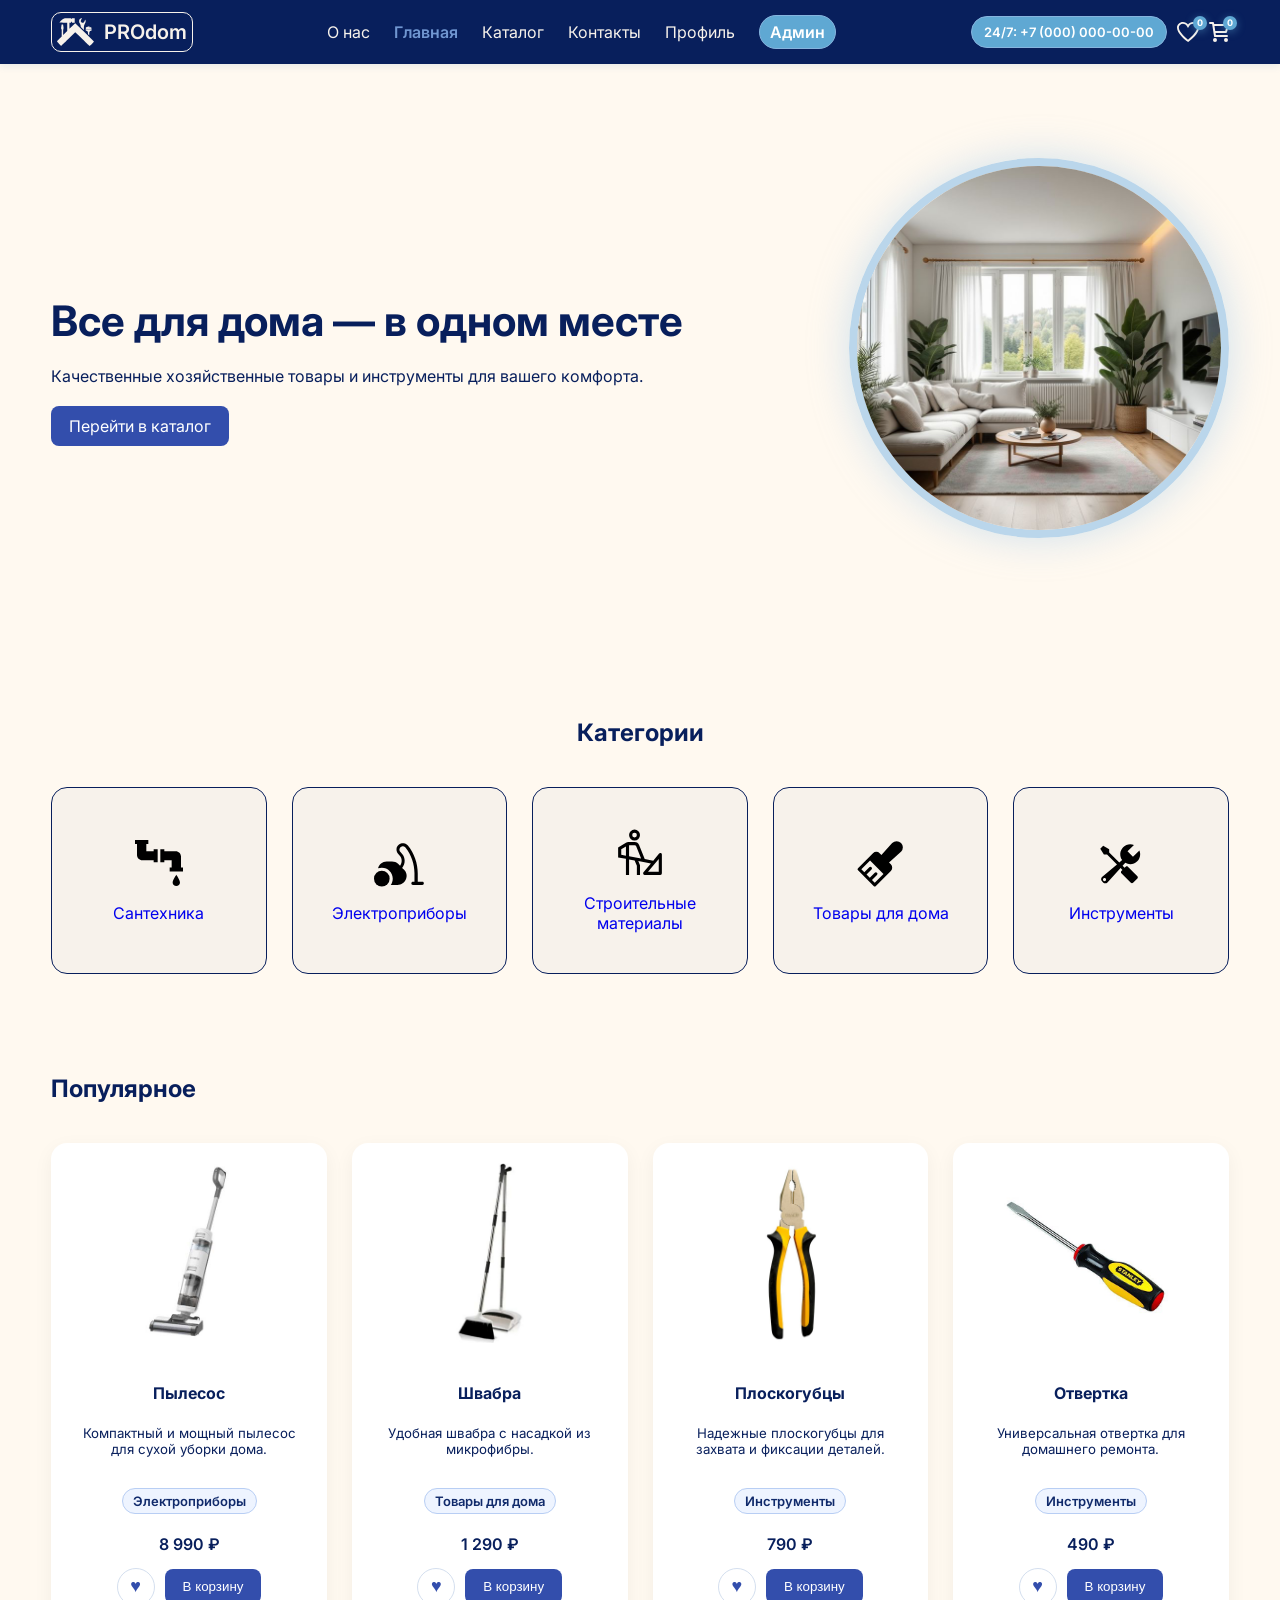
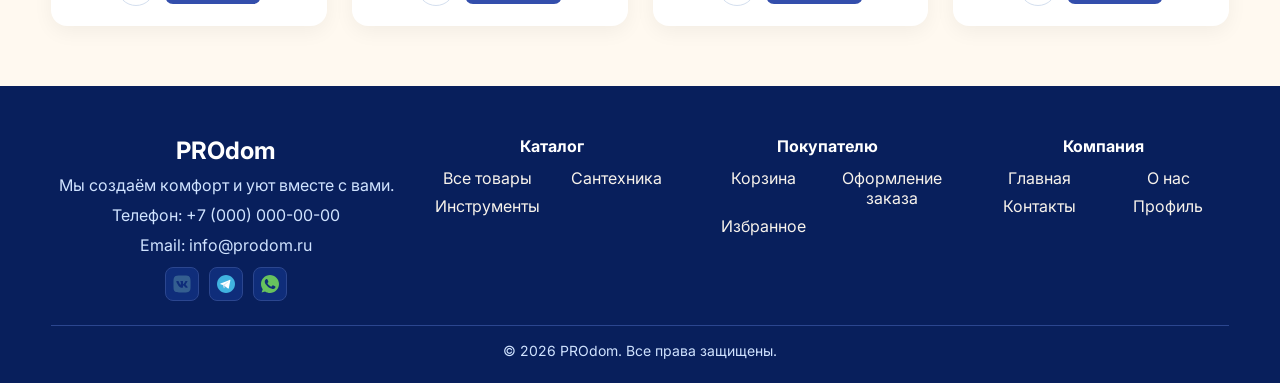
<file: index.html>
﻿<!DOCTYPE html>
<html lang="ru">
<head>
<meta charset="UTF-8">
<meta name="viewport" content="width=device-width, initial-scale=1.0">
<title>PROdom — Магазин хозяйственных товаров</title>
<link rel="stylesheet" href="./style.css">
<link href="https://fonts.googleapis.com/css2?family=Inter:wght@300;400;500;600&display=swap" rel="stylesheet">
</head>

<body>

    <header class="header">
        <div class="container header-container">

            <a href="./index.html" class="logo-wrapper">
                <img src="./images/logo.svg" class="logo-img" alt="PROdom">
                <span class="logo-text">PROdom</span>
            </a>

            <nav class="nav">
                <a href="./pages/about.html">О нас</a>
                <a href="./index.html" class="active">Главная</a>
                <a href="./pages/catalogue.html">Каталог</a>
                <a href="./pages/contacts.html">Контакты</a>
                <a href="./pages/profile.html">Профиль</a>
                <a href="./admin/admin.html" class="admin-nav-link">Админ</a>
            </nav>

            <div class="header-actions">
                <a class="support-phone-link" href="tel:+70000000000">24/7: +7 (000) 000-00-00</a>
                <a href="./pages/favourites.html">
                    <img src="./images/like.svg" alt="Избранное">
                    <span class="fav-count">0</span>
                </a>
                <a href="./pages/cart.html">
                    <img src="./images/cart.svg" alt="Корзина">
                    <span class="cart-count">0</span>
                </a>
            </div>

        </div>
    </header>

    <!-- HERO -->
    <section class="hero">
        <div class="container hero-container">

            <div class="hero-text">
                <h1>Все для дома — в одном месте</h1>
                <p>Качественные хозяйственные товары и инструменты для вашего комфорта.</p>
                <a href="./pages/catalogue.html" class="btn-primary">Перейти в каталог</a>
            </div>

            <div class="hero-image-wrapper">
                <img src="./images/Гостиная 2.jpg" class="hero-image" alt="Интерьер">
            </div>

        </div>
    </section>

    <main class="container">

        <!-- КАТЕГОРИИ -->
        <section class="catalog">

            <h2 class="section-title">Категории</h2>

            <div class="catalog-grid">

                <a class="category-card" href="./pages/catalogue.html?category=%D1%81%D0%B0%D0%BD%D1%82%D0%B5%D1%85%D0%BD%D0%B8%D0%BA%D0%B0">
                    <img src="./images/plumber.svg" alt="Сантехника">
                    <span>Сантехника</span>
                </a>

                <a class="category-card" href="./pages/catalogue.html?category=%D1%8D%D0%BB%D0%B5%D0%BA%D1%82%D1%80%D0%BE%D0%BF%D1%80%D0%B8%D0%B1%D0%BE%D1%80%D1%8B">
                    <img src="./images/vacuum-cleaner.svg" alt="Электроприборы">
                    <span>Электроприборы</span>
                </a>

                <a class="category-card" href="./pages/catalogue.html?category=%D1%81%D1%82%D1%80%D0%BE%D0%B9%D0%BC%D0%B0%D1%82%D0%B5%D1%80%D0%B8%D0%B0%D0%BB%D1%8B">
                    <img src="./images/construction.svg" alt="Стройматериалы">
                    <span>Стройматериалы</span>
                </a>

                <a class="category-card" href="./pages/catalogue.html?category=%D1%82%D0%BE%D0%B2%D0%B0%D1%80%D1%8B%20%D0%B4%D0%BB%D1%8F%20%D0%B4%D0%BE%D0%BC%D0%B0">
                    <img src="./images/paint-brush.svg" alt="Товары для дома">
                    <span>Товары для дома</span>
                </a>

                <a class="category-card" href="./pages/catalogue.html?category=%D0%B8%D0%BD%D1%81%D1%82%D1%80%D1%83%D0%BC%D0%B5%D0%BD%D1%82%D1%8B">
                    <img src="./images/tools.svg" alt="Инструменты">
                    <span>Инструменты</span>
                </a>

            </div>
        </section>

        <!-- ПОПУЛЯРНОЕ -->
        <section class="popular">

            <h2 class="section-title">Популярное</h2>

            <div class="products-grid">

            <div class="product-card" data-category="электроприборы">
            <img src="./images/vacuumcleaner.jpg" alt="Пылесос">
            <h4>Пылесос</h4>
            <h5>Компактный и мощный пылесос для сухой уборки дома.</h5>
            <p class="product-category">Электроприборы</p>
            <p class="price">8 990 ₽</p>
            <button class="btn-primary">В корзину</button>
            </div>

            <div class="product-card" data-category="товары для дома">
            <img src="./images/mop.jpg" alt="Швабра">
            <h4>Швабра</h4>
            <h5>Удобная швабра с насадкой из микрофибры.</h5>
            <p class="product-category">Товары для дома</p>
            <p class="price">1 290 ₽</p>
            <button class="btn-primary">В корзину</button>
            </div>

            <div class="product-card" data-category="инструменты">
            <img src="./images/pliers.jpg" alt="Плоскогубцы">
            <h4>Плоскогубцы</h4>
            <h5>Надежные плоскогубцы для захвата и фиксации деталей.</h5>
            <p class="product-category">Инструменты</p>
            <p class="price">790 ₽</p>
            <button class="btn-primary">В корзину</button>
            </div>

            <div class="product-card" data-category="инструменты">
            <img src="./images/screwdriver.jpg" alt="Отвертка">
            <h4>Отвертка</h4>
            <h5>Универсальная отвертка для домашнего ремонта.</h5>
            <p class="product-category">Инструменты</p>
            <p class="price">490 ₽</p>
            <button class="btn-primary">В корзину</button>
            </div>

            </div>
        </section>

</main>

    <footer class="footer">
  <div class="container">
    <div class="footer-layout">
      <div class="footer-brand">
        <h3>PROdom</h3>
        <p class="footer-brand-note">Мы создаём комфорт и уют вместе с вами.</p>
        <p>Телефон: +7 (000) 000-00-00</p>
        <p>Email: info@prodom.ru</p>
        <div class="footer-socials">
          <a href="#" aria-label="VK"><img src="./images/vk.svg" alt="VK"></a>
          <a href="#" aria-label="Telegram"><img src="./images/telegram.svg" alt="Telegram"></a>
          <a href="#" aria-label="WhatsApp"><img src="./images/whatsapp.svg" alt="WhatsApp"></a>
        </div>
      </div>
      <div class="footer-column">
        <h4>Каталог</h4>
        <ul class="footer-links">
          <li><a href="./pages/catalogue.html">Все товары</a></li>
          <li><a href="./pages/catalogue.html?category=%D1%81%D0%B0%D0%BD%D1%82%D0%B5%D1%85%D0%BD%D0%B8%D0%BA%D0%B0">Сантехника</a></li>
          <li><a href="./pages/catalogue.html?category=%D0%B8%D0%BD%D1%81%D1%82%D1%80%D1%83%D0%BC%D0%B5%D0%BD%D1%82%D1%8B">Инструменты</a></li>
        </ul>
      </div>
      <div class="footer-column">
        <h4>Покупателю</h4>
        <ul class="footer-links">
          <li><a href="./pages/cart.html">Корзина</a></li>
          <li><a href="./pages/order.html">Оформление заказа</a></li>
          <li><a href="./pages/favourites.html">Избранное</a></li>
        </ul>
      </div>
      <div class="footer-column">
        <h4>Компания</h4>
        <ul class="footer-links">
          <li><a href="./index.html">Главная</a></li>
          <li><a href="./pages/about.html">О нас</a></li>
          <li><a href="./pages/contacts.html">Контакты</a></li>
          <li><a href="./pages/profile.html">Профиль</a></li>
        </ul>
      </div>
    </div>
    <div class="footer-bottom footer-copyright">© 2026 PROdom. Все права защищены.</div>
  </div>
</footer>

<script src="./script.js"></script>
</body>
</html>
</file>
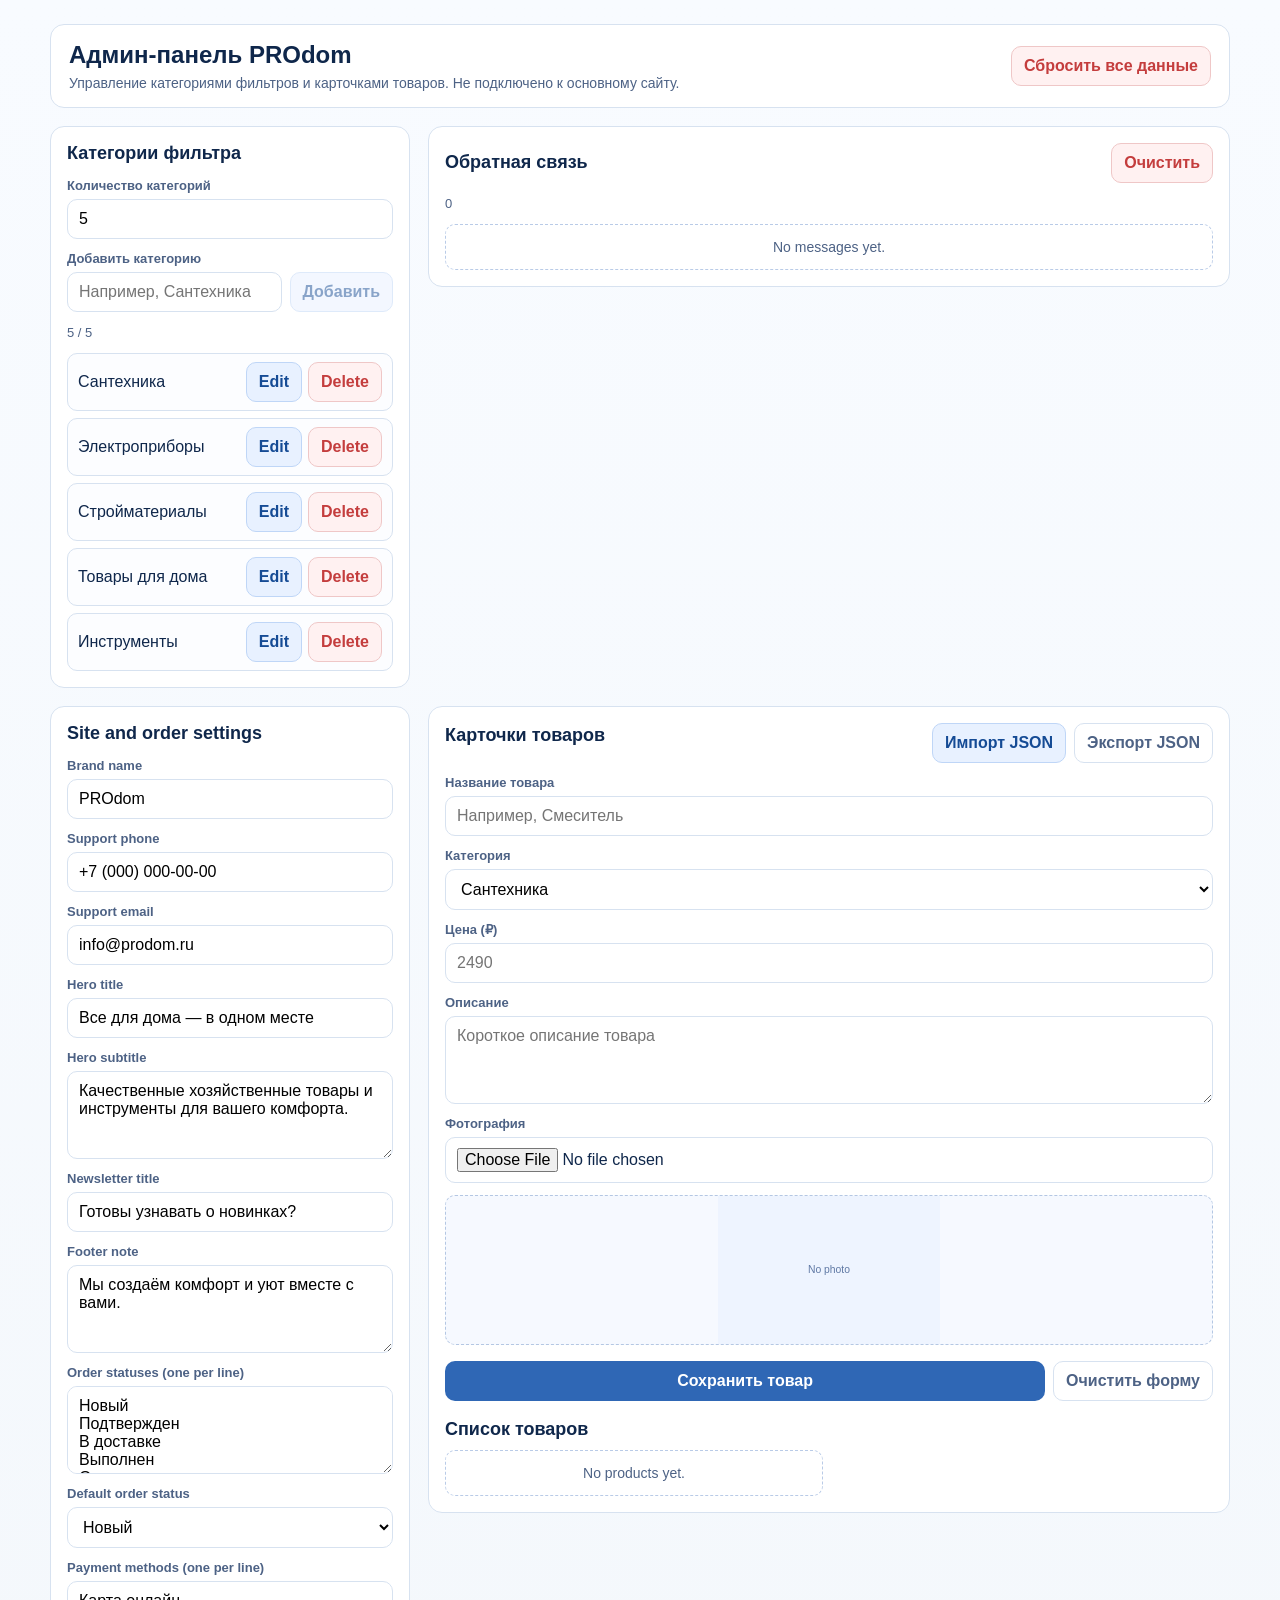
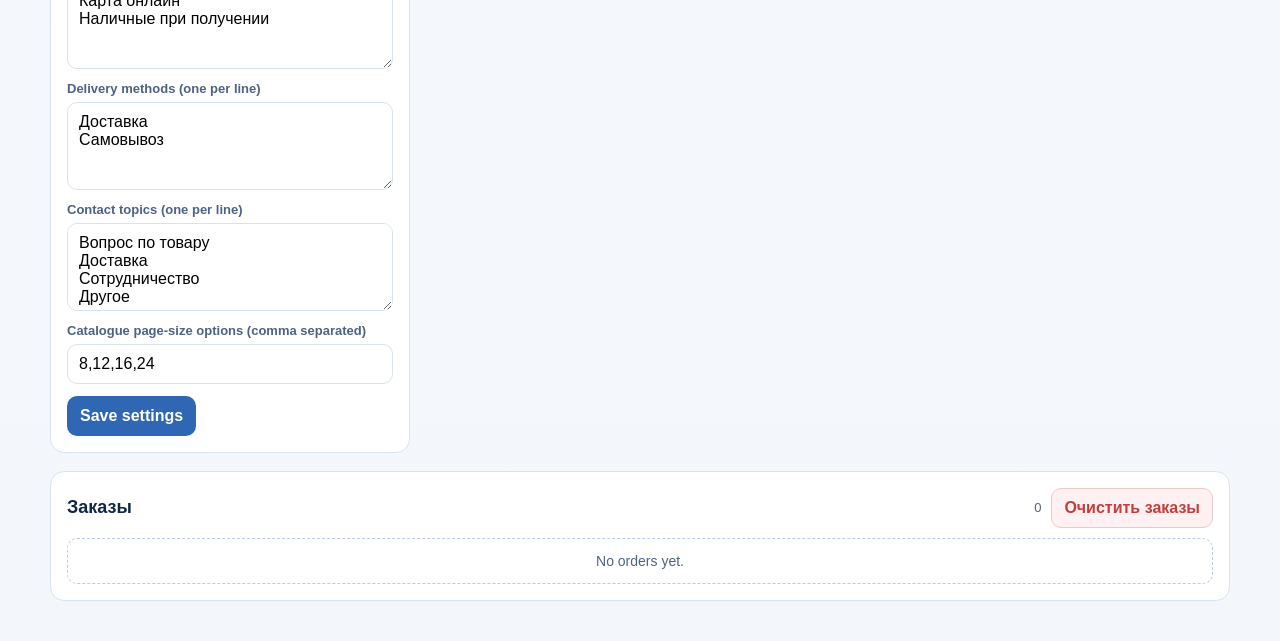
<file: admin/admin.html>
<!DOCTYPE html>
<html lang="ru">
<head>
  <meta charset="UTF-8">
  <meta name="viewport" content="width=device-width, initial-scale=1.0">
  <title>PROdom Admin</title>
  <style>
    :root {
      --bg: #f3f7fb;
      --panel: #ffffff;
      --ink: #0f274b;
      --muted: #4d6285;
      --line: #d7e2f0;
      --brand: #2f67b5;
      --brand-soft: #e8f1ff;
      --danger: #c43d3d;
      --ok: #2d8755;
      --radius: 14px;
    }

    * {
      box-sizing: border-box;
    }

    body {
      margin: 0;
      font-family: "Inter", "Segoe UI", Tahoma, sans-serif;
      background: linear-gradient(180deg, #f8fbff 0%, var(--bg) 100%);
      color: var(--ink);
    }

    .wrap {
      width: min(1180px, 94vw);
      margin: 24px auto 40px;
    }

    .topbar {
      background: var(--panel);
      border: 1px solid var(--line);
      border-radius: var(--radius);
      padding: 16px 18px;
      display: flex;
      justify-content: space-between;
      align-items: center;
      gap: 16px;
      margin-bottom: 18px;
    }

    .title {
      margin: 0;
      font-size: 24px;
      line-height: 1.15;
    }

    .subtitle {
      margin: 6px 0 0;
      color: var(--muted);
      font-size: 14px;
    }

    .layout {
      display: grid;
      grid-template-columns: 360px 1fr;
      gap: 18px;
      align-items: start;
    }

    .panel {
      background: var(--panel);
      border: 1px solid var(--line);
      border-radius: var(--radius);
      padding: 16px;
    }

    .panel h2 {
      margin: 0 0 14px;
      font-size: 18px;
    }

    .field {
      display: grid;
      gap: 6px;
      margin-bottom: 12px;
    }

    label {
      color: var(--muted);
      font-size: 13px;
      font-weight: 600;
    }

    input,
    textarea,
    select,
    button {
      font: inherit;
    }

    input,
    textarea,
    select {
      width: 100%;
      border: 1px solid var(--line);
      border-radius: 10px;
      padding: 10px 11px;
      background: #fff;
    }

    textarea {
      min-height: 88px;
      resize: vertical;
    }

    .row {
      display: grid;
      grid-template-columns: 1fr auto;
      gap: 8px;
    }

    .btn {
      border: 1px solid transparent;
      border-radius: 10px;
      padding: 10px 12px;
      cursor: pointer;
      font-weight: 600;
      background: #fff;
      color: var(--ink);
    }

    .btn-brand {
      background: var(--brand);
      color: #fff;
    }

    .btn-soft {
      background: var(--brand-soft);
      border-color: #bfd6f7;
      color: #154b95;
    }

    .btn-danger {
      background: #fff1f1;
      border-color: #efc7c7;
      color: var(--danger);
    }

    .btn-ghost {
      border-color: var(--line);
      color: var(--muted);
    }

    .btn:disabled {
      opacity: 0.5;
      cursor: not-allowed;
    }

    .category-list {
      list-style: none;
      padding: 0;
      margin: 12px 0 0;
      display: grid;
      gap: 7px;
    }

    .category-item {
      border: 1px solid var(--line);
      border-radius: 10px;
      padding: 8px 10px;
      display: flex;
      align-items: center;
      justify-content: space-between;
      gap: 8px;
      background: #fcfdff;
    }

    .muted {
      color: var(--muted);
      font-size: 13px;
    }

    .status {
      margin-top: 10px;
      font-size: 13px;
      padding: 8px 10px;
      border-radius: 8px;
      display: none;
    }

    .status.show {
      display: block;
    }

    .status.ok {
      background: #e9f8ef;
      color: var(--ok);
      border: 1px solid #bde7ca;
    }

    .status.warn {
      background: #fff8e9;
      color: #9b6b0d;
      border: 1px solid #f3e2b8;
    }

    .products-head {
      display: flex;
      justify-content: space-between;
      align-items: center;
      gap: 10px;
      margin-bottom: 12px;
      flex-wrap: wrap;
    }

    .products-grid {
      display: grid;
      grid-template-columns: repeat(2, minmax(220px, 1fr));
      gap: 12px;
    }

    .card {
      border: 1px solid var(--line);
      border-radius: 12px;
      padding: 10px;
      background: #fff;
      display: grid;
      gap: 8px;
    }

    .thumb {
      width: 100%;
      height: 160px;
      object-fit: cover;
      border-radius: 8px;
      border: 1px solid var(--line);
      background: #f0f4fa;
    }

    .meta h3 {
      margin: 0;
      font-size: 16px;
    }

    .meta p {
      margin: 4px 0 0;
      color: var(--muted);
      font-size: 13px;
    }

    .meta .price {
      color: var(--ink);
      font-weight: 700;
      margin-top: 5px;
    }

    .chip {
      display: inline-flex;
      align-items: center;
      padding: 3px 8px;
      border-radius: 999px;
      background: var(--brand-soft);
      color: #2157a7;
      border: 1px solid #bfd6f7;
      font-size: 12px;
      font-weight: 600;
    }

    .card-actions {
      display: flex;
      gap: 8px;
    }

    .preview {
      width: 100%;
      height: 150px;
      border: 1px dashed #b4c7e3;
      border-radius: 10px;
      object-fit: contain;
      background: #f6f9ff;
    }

    .empty {
      border: 1px dashed #b9cbe7;
      border-radius: 10px;
      padding: 14px;
      text-align: center;
      color: var(--muted);
      font-size: 14px;
    }

    .orders-head {
      display: flex;
      justify-content: space-between;
      align-items: center;
      gap: 10px;
      margin-bottom: 10px;
      flex-wrap: wrap;
    }

    .orders-list {
      display: grid;
      gap: 10px;
    }

    .order-card {
      border: 1px solid var(--line);
      border-radius: 12px;
      padding: 12px;
      background: #fff;
      display: grid;
      gap: 8px;
    }

    .order-card-top {
      display: flex;
      justify-content: space-between;
      align-items: center;
      gap: 12px;
      flex-wrap: wrap;
    }

    .order-card-title {
      margin: 0;
      font-size: 15px;
    }

    .order-card-meta {
      margin: 0;
      color: var(--muted);
      font-size: 13px;
      display: grid;
      gap: 3px;
    }

    .order-items {
      margin: 0;
      padding-left: 18px;
      color: var(--muted);
      font-size: 13px;
      display: grid;
      gap: 4px;
    }

    .feedback-list {
      display: grid;
      gap: 8px;
      margin-top: 10px;
    }

    .feedback-item {
      border: 1px solid var(--line);
      border-radius: 10px;
      padding: 10px;
      background: #fff;
      display: grid;
      gap: 4px;
    }

    .feedback-item p {
      margin: 0;
      font-size: 13px;
      color: var(--muted);
    }

    @media (max-width: 980px) {
      .layout {
        grid-template-columns: 1fr;
      }

      .products-grid {
        grid-template-columns: 1fr;
      }
    }
  </style>
</head>
<body>
  <div class="wrap">
    <section class="topbar">
      <div>
        <h1 class="title">Админ-панель PROdom</h1>
        <p class="subtitle">Управление категориями фильтров и карточками товаров. Не подключено к основному сайту.</p>
      </div>
      <button id="reset-all" class="btn btn-danger" type="button">Сбросить все данные</button>
    </section>

    <main class="layout">
      <section class="panel">
        <h2>Категории фильтра</h2>
        <div class="field">
          <label for="category-limit">Количество категорий</label>
          <input id="category-limit" type="number" min="1" max="50" value="5">
        </div>

        <div class="field">
          <label for="new-category">Добавить категорию</label>
          <div class="row">
            <input id="new-category" type="text" placeholder="Например, Сантехника">
            <button id="add-category" class="btn btn-soft" type="button">Добавить</button>
          </div>
        </div>

        <p id="category-counter" class="muted">0 / 0</p>
        <ul id="category-list" class="category-list"></ul>

        <div id="category-status" class="status"></div>
      </section>

      <section class="panel">
        <div class="orders-head">
          <h2 style="margin:0;">Обратная связь</h2>
          <button id="clear-feedback" class="btn btn-danger" type="button">Очистить</button>
        </div>
        <p id="feedback-count" class="muted">0</p>
        <div id="feedback-list" class="feedback-list"></div>
      </section>

      <section class="panel">
        <h2>Site and order settings</h2>
        <div class="field">
          <label for="setting-brand-name">Brand name</label>
          <input id="setting-brand-name" type="text" placeholder="PROdom">
        </div>
        <div class="field">
          <label for="setting-support-phone">Support phone</label>
          <input id="setting-support-phone" type="text" placeholder="+7 (000) 000-00-00">
        </div>
        <div class="field">
          <label for="setting-support-email">Support email</label>
          <input id="setting-support-email" type="email" placeholder="info@prodom.ru">
        </div>
        <div class="field">
          <label for="setting-hero-title">Hero title</label>
          <input id="setting-hero-title" type="text">
        </div>
        <div class="field">
          <label for="setting-hero-subtitle">Hero subtitle</label>
          <textarea id="setting-hero-subtitle"></textarea>
        </div>
        <div class="field">
          <label for="setting-newsletter-title">Newsletter title</label>
          <input id="setting-newsletter-title" type="text">
        </div>
        <div class="field">
          <label for="setting-newsletter-note">Footer note</label>
          <textarea id="setting-newsletter-note"></textarea>
        </div>
        <div class="field">
          <label for="setting-order-statuses">Order statuses (one per line)</label>
          <textarea id="setting-order-statuses" placeholder="New&#10;Confirmed&#10;In delivery&#10;Completed"></textarea>
        </div>
        <div class="field">
          <label for="setting-default-order-status">Default order status</label>
          <select id="setting-default-order-status"></select>
        </div>
        <div class="field">
          <label for="setting-payment-methods">Payment methods (one per line)</label>
          <textarea id="setting-payment-methods" placeholder="Card online&#10;Cash on delivery"></textarea>
        </div>
        <div class="field">
          <label for="setting-delivery-methods">Delivery methods (one per line)</label>
          <textarea id="setting-delivery-methods" placeholder="Delivery&#10;Pickup"></textarea>
        </div>
        <div class="field">
          <label for="setting-contact-topics">Contact topics (one per line)</label>
          <textarea id="setting-contact-topics" placeholder="Product question&#10;Delivery&#10;Partnership&#10;Other"></textarea>
        </div>
        <div class="field">
          <label for="setting-catalog-page-size">Catalogue page-size options (comma separated)</label>
          <input id="setting-catalog-page-size" type="text" placeholder="8,12,16,24">
        </div>
        <button id="save-settings" class="btn btn-brand" type="button">Save settings</button>
        <div id="settings-status" class="status"></div>
      </section>

      <section class="panel">
        <div class="products-head">
          <h2>Карточки товаров</h2>
          <div style="display:flex; align-items:center; gap:8px; flex-wrap:wrap;">
            <input id="import-data-file" type="file" accept=".json,application/json" style="display:none;">
            <button id="import-data" class="btn btn-soft" type="button">Импорт JSON</button>
            <button id="export-data" class="btn btn-ghost" type="button">Экспорт JSON</button>
          </div>
        </div>

        <form id="product-form" novalidate>
          <input id="product-id" type="hidden">

          <div class="field">
            <label for="product-name">Название товара</label>
            <input id="product-name" type="text" required placeholder="Например, Смеситель">
          </div>

          <div class="field">
            <label for="product-category">Категория</label>
            <select id="product-category" required></select>
          </div>

          <div class="field">
            <label for="product-price">Цена (₽)</label>
            <input id="product-price" type="number" min="0" step="1" required placeholder="2490">
          </div>

          <div class="field">
            <label for="product-description">Описание</label>
            <textarea id="product-description" placeholder="Короткое описание товара"></textarea>
          </div>

          <div class="field">
            <label for="product-photo">Фотография</label>
            <input id="product-photo" type="file" accept="image/*">
          </div>

          <img id="photo-preview" class="preview" alt="Предпросмотр фото">

          <div class="row" style="margin-top:12px;">
            <button id="save-product" class="btn btn-brand" type="submit">Сохранить товар</button>
            <button id="cancel-edit" class="btn btn-ghost" type="button">Очистить форму</button>
          </div>
        </form>

        <div id="product-status" class="status"></div>

        <div style="margin-top:18px;">
          <h2 style="margin-bottom:10px;">Список товаров</h2>
          <div id="products-grid" class="products-grid"></div>
        </div>
      </section>

      <section class="panel" style="grid-column: 1 / -1;">
        <div class="orders-head">
          <h2 style="margin:0;">Заказы</h2>
          <div style="display:flex; align-items:center; gap:10px;">
            <span id="orders-count" class="muted">0</span>
            <button id="clear-orders" class="btn btn-danger" type="button">Очистить заказы</button>
          </div>
        </div>
        <div id="orders-list" class="orders-list"></div>
      </section>
    </main>
  </div>

  <script src="./admin.js"></script>
</body>
</html>
</file>
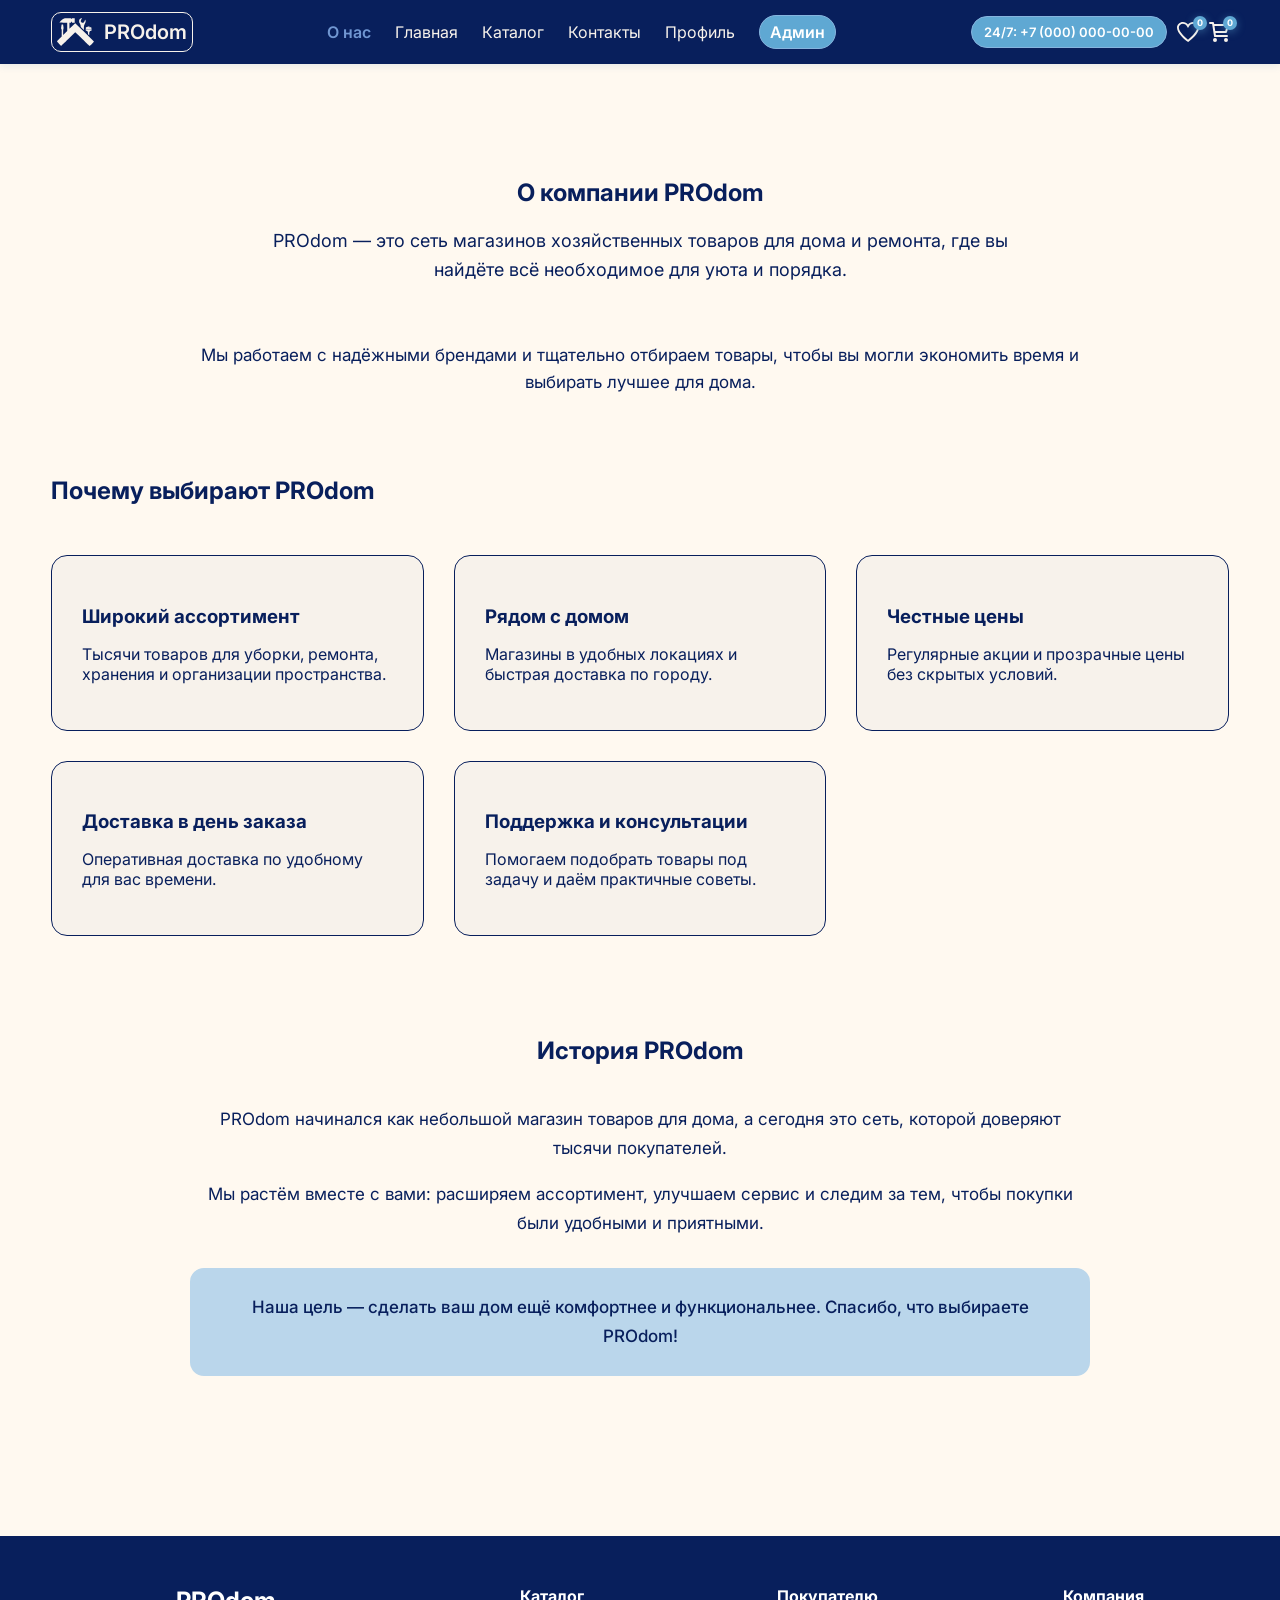
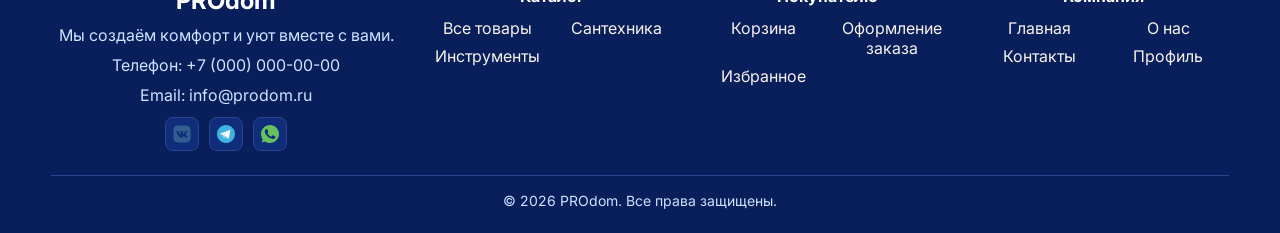
<file: pages/about.html>
﻿<!DOCTYPE html>
<html lang="ru">
<head>
<meta charset="UTF-8">
<meta name="viewport" content="width=device-width, initial-scale=1.0">
<title>О нас — PROdom</title>
<link rel="stylesheet" href="./../style.css">
<link rel="stylesheet" href="./../styles/about.css">
<link href="https://fonts.googleapis.com/css2?family=Inter:wght@300;400;500;600&display=swap" rel="stylesheet">
</head>

<body>

<header class="header">
    <div class="container header-container">

        <a href="./../index.html" class="logo-wrapper">
            <img src="./../images/logo.svg" class="logo-img" alt="PROdom">
            <span class="logo-text">PROdom</span>
        </a>

        <nav class="nav">
            <a href="./about.html" class="active">О нас</a>
            <a href="./../index.html">Главная</a>
            <a href="./catalogue.html">Каталог</a>
            <a href="./contacts.html">Контакты</a>
            <a href="./profile.html">Профиль</a>
            <a href="./../admin/admin.html" class="admin-nav-link">Админ</a>
        </nav>

        <div class="header-actions">
                <a class="support-phone-link" href="tel:+70000000000">24/7: +7 (000) 000-00-00</a>
                        <a href="./favourites.html">
                <img src="./../images/like.svg" alt="Избранное">
                <span class="fav-count">0</span>
            </a>
            <a href="./cart.html">
                <img src="./../images/cart.svg" alt="Корзина">
                <span class="cart-count">0</span>
            </a>
        </div>

    </div>
</header>

<main class="container">

<!-- HERO ABOUT -->
<section class="about-hero">
    <h1>О компании PROdom</h1>
    <p class="about-lead">
        PROdom — это сеть магазинов хозяйственных товаров для дома и ремонта,
        где вы найдёте всё необходимое для уюта и порядка.
    </p>
</section>

<!-- ОПИСАНИЕ -->
<section class="about-description">
    <div class="about-text">
        <p>
            Мы работаем с надёжными брендами и тщательно отбираем товары,
            чтобы вы могли экономить время и выбирать лучшее для дома.
        </p>
    </div>
</section>

<!-- ПРЕИМУЩЕСТВА -->
<section class="about-advantages">

    <h2 class="section-title">Почему выбирают PROdom</h2>

    <div class="advantages-grid">

        <div class="adv-card">
            <h3>Широкий ассортимент</h3>
            <p>
                Тысячи товаров для уборки, ремонта, хранения и организации пространства.
            </p>
        </div>

        <div class="adv-card">
            <h3>Рядом с домом</h3>
            <p>
                Магазины в удобных локациях и быстрая доставка по городу.
            </p>
        </div>

        <div class="adv-card">
            <h3>Честные цены</h3>
            <p>
                Регулярные акции и прозрачные цены без скрытых условий.
            </p>
        </div>

        <div class="adv-card">
            <h3>Доставка в день заказа</h3>
            <p>
                Оперативная доставка по удобному для вас времени.
            </p>
        </div>

        <div class="adv-card">
            <h3>Поддержка и консультации</h3>
            <p>
                Помогаем подобрать товары под задачу и даём практичные советы.
            </p>
        </div>

    </div>

</section>

<!-- ИСТОРИЯ -->
<section class="about-history">

    <h2 class="section-title">История PROdom</h2>

    <div class="history-content">
        <p>
            PROdom начинался как небольшой магазин товаров для дома,
            а сегодня это сеть, которой доверяют тысячи покупателей.
        </p>

        <p>
            Мы растём вместе с вами: расширяем ассортимент, улучшаем сервис и
            следим за тем, чтобы покупки были удобными и приятными.
        </p>

        <p class="about-highlight">
            Наша цель — сделать ваш дом ещё комфортнее и функциональнее.
            Спасибо, что выбираете PROdom!
        </p>
    </div>

</section>

</main>

<footer class="footer">
  <div class="container">
    <div class="footer-layout">
      <div class="footer-brand">
        <h3>PROdom</h3>
        <p class="footer-brand-note">Мы создаём комфорт и уют вместе с вами.</p>
        <p>Телефон: +7 (000) 000-00-00</p>
        <p>Email: info@prodom.ru</p>
        <div class="footer-socials">
          <a href="#" aria-label="VK"><img src="./../images/vk.svg" alt="VK"></a>
          <a href="#" aria-label="Telegram"><img src="./../images/telegram.svg" alt="Telegram"></a>
          <a href="#" aria-label="WhatsApp"><img src="./../images/whatsapp.svg" alt="WhatsApp"></a>
        </div>
      </div>
      <div class="footer-column">
        <h4>Каталог</h4>
        <ul class="footer-links">
          <li><a href="./catalogue.html">Все товары</a></li>
          <li><a href="./catalogue.html?category=%D1%81%D0%B0%D0%BD%D1%82%D0%B5%D1%85%D0%BD%D0%B8%D0%BA%D0%B0">Сантехника</a></li>
          <li><a href="./catalogue.html?category=%D0%B8%D0%BD%D1%81%D1%82%D1%80%D1%83%D0%BC%D0%B5%D0%BD%D1%82%D1%8B">Инструменты</a></li>
        </ul>
      </div>
      <div class="footer-column">
        <h4>Покупателю</h4>
        <ul class="footer-links">
          <li><a href="./cart.html">Корзина</a></li>
          <li><a href="./order.html">Оформление заказа</a></li>
          <li><a href="./favourites.html">Избранное</a></li>
        </ul>
      </div>
      <div class="footer-column">
        <h4>Компания</h4>
        <ul class="footer-links">
          <li><a href="./../index.html">Главная</a></li>
          <li><a href="./about.html">О нас</a></li>
          <li><a href="./contacts.html">Контакты</a></li>
          <li><a href="./profile.html">Профиль</a></li>
        </ul>
      </div>
    </div>
    <div class="footer-bottom footer-copyright">© 2026 PROdom. Все права защищены.</div>
  </div>
</footer>

<script src="./../script.js"></script>
</body>
</html>
</file>
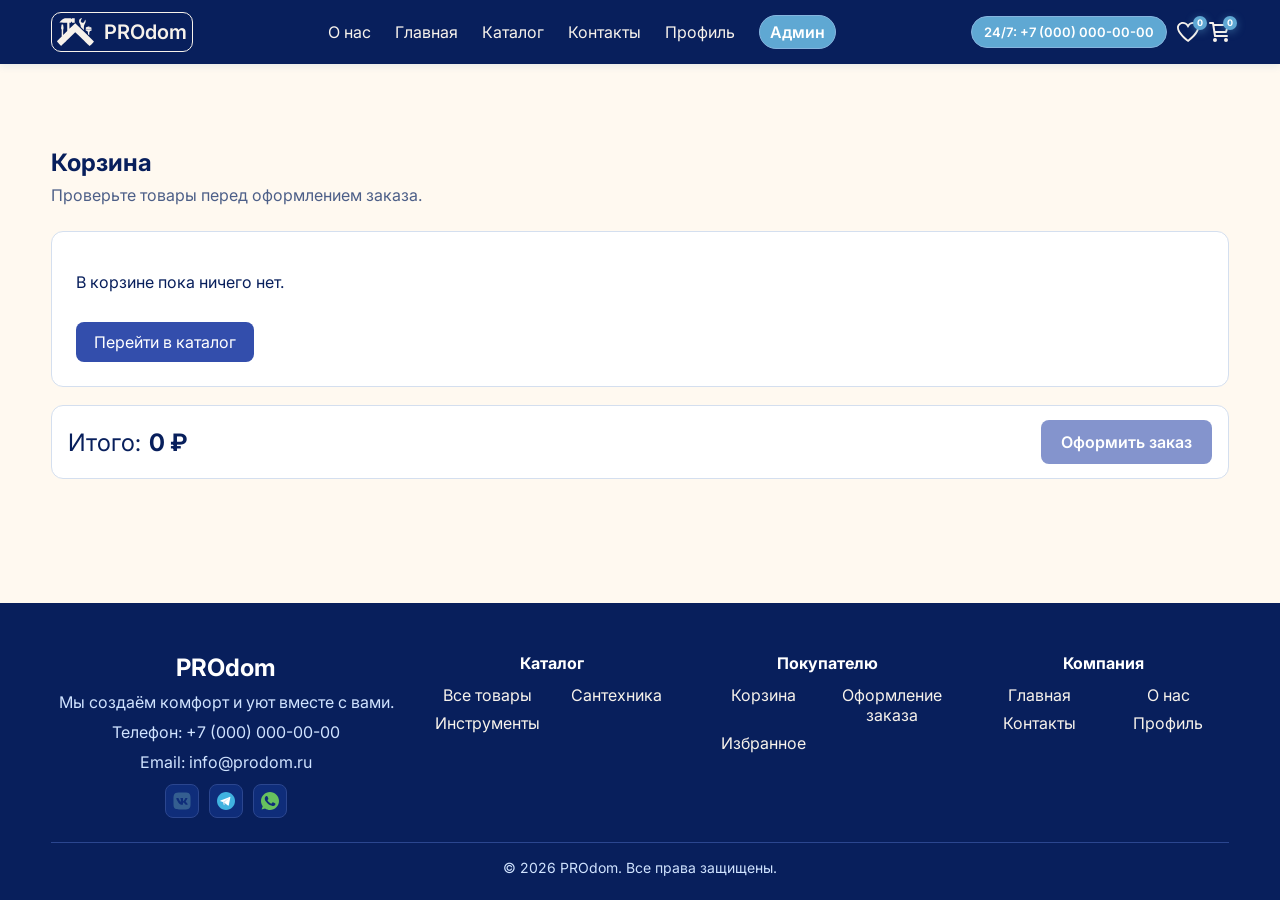
<file: pages/cart.html>
﻿<!DOCTYPE html>
<html lang="ru">
<head>
<meta charset="UTF-8">
<meta name="viewport" content="width=device-width, initial-scale=1.0">
<title>Корзина — PROdom</title>
<link rel="stylesheet" href="./../style.css">
<link href="https://fonts.googleapis.com/css2?family=Inter:wght@300;400;500;600&display=swap" rel="stylesheet">
</head>

<body>

<header class="header">
    <div class="container header-container">

        <a href="./../index.html" class="logo-wrapper">
            <img src="./../images/logo.svg" class="logo-img" alt="PROdom">
            <span class="logo-text">PROdom</span>
        </a>

        <nav class="nav">
            <a href="./about.html">О нас</a>
            <a href="./../index.html">Главная</a>
            <a href="./catalogue.html">Каталог</a>
            <a href="./contacts.html">Контакты</a>
            <a href="./profile.html">Профиль</a>
            <a href="./../admin/admin.html" class="admin-nav-link">Админ</a>
        </nav>

        <div class="header-actions">
                <a class="support-phone-link" href="tel:+70000000000">24/7: +7 (000) 000-00-00</a>
                        <a href="./favourites.html">
                <img src="./../images/like.svg" alt="Избранное">
                <span class="fav-count">0</span>
            </a>
            <a href="./cart.html">
                <img src="./../images/cart.svg" alt="Корзина">
                <span class="cart-count">0</span>
            </a>
        </div>

    </div>
</header>

<main class="container">
    <section class="cart-page">
        <h1 class="section-title cart-title">Корзина</h1>
        <p class="cart-subtitle">Проверьте товары перед оформлением заказа.</p>

        <div id="cart-empty" class="cart-empty" hidden>
            <p>В корзине пока ничего нет.</p>
            <a class="btn-primary empty-catalogue-link" href="./catalogue.html">Перейти в каталог</a>
        </div>

        <div id="cart-list" class="cart-list"></div>

        <div id="cart-summary" class="cart-summary" hidden>
            <div class="cart-summary-total">
                <span>Итого:</span>
                <strong id="cart-total">0 ₽</strong>
            </div>
            <a id="checkout-btn" class="btn-primary cart-checkout-btn" href="./order.html">Оформить заказ</a>
        </div>
    </section>
</main>

<footer class="footer">
  <div class="container">
    <div class="footer-layout">
      <div class="footer-brand">
        <h3>PROdom</h3>
        <p class="footer-brand-note">Мы создаём комфорт и уют вместе с вами.</p>
        <p>Телефон: +7 (000) 000-00-00</p>
        <p>Email: info@prodom.ru</p>
        <div class="footer-socials">
          <a href="#" aria-label="VK"><img src="./../images/vk.svg" alt="VK"></a>
          <a href="#" aria-label="Telegram"><img src="./../images/telegram.svg" alt="Telegram"></a>
          <a href="#" aria-label="WhatsApp"><img src="./../images/whatsapp.svg" alt="WhatsApp"></a>
        </div>
      </div>
      <div class="footer-column">
        <h4>Каталог</h4>
        <ul class="footer-links">
          <li><a href="./catalogue.html">Все товары</a></li>
          <li><a href="./catalogue.html?category=%D1%81%D0%B0%D0%BD%D1%82%D0%B5%D1%85%D0%BD%D0%B8%D0%BA%D0%B0">Сантехника</a></li>
          <li><a href="./catalogue.html?category=%D0%B8%D0%BD%D1%81%D1%82%D1%80%D1%83%D0%BC%D0%B5%D0%BD%D1%82%D1%8B">Инструменты</a></li>
        </ul>
      </div>
      <div class="footer-column">
        <h4>Покупателю</h4>
        <ul class="footer-links">
          <li><a href="./cart.html">Корзина</a></li>
          <li><a href="./order.html">Оформление заказа</a></li>
          <li><a href="./favourites.html">Избранное</a></li>
        </ul>
      </div>
      <div class="footer-column">
        <h4>Компания</h4>
        <ul class="footer-links">
          <li><a href="./../index.html">Главная</a></li>
          <li><a href="./about.html">О нас</a></li>
          <li><a href="./contacts.html">Контакты</a></li>
          <li><a href="./profile.html">Профиль</a></li>
        </ul>
      </div>
    </div>
    <div class="footer-bottom footer-copyright">© 2026 PROdom. Все права защищены.</div>
  </div>
</footer>

<script src="./../script.js"></script>
<script>
(function () {
  const STORAGE_KEY = "cart";
  const listNode = document.getElementById("cart-list");
  const emptyNode = document.getElementById("cart-empty");
  const summaryNode = document.getElementById("cart-summary");
  const totalNode = document.getElementById("cart-total");
  const checkoutBtn = document.getElementById("checkout-btn");

  document.addEventListener("DOMContentLoaded", initCartPage);

  function initCartPage() {
    if (!listNode || !emptyNode || !summaryNode || !totalNode) return;

    render();

    checkoutBtn?.addEventListener("click", (event) => {
      if (checkoutBtn.getAttribute("aria-disabled") === "true") {
        event.preventDefault();
      }
    });

    listNode.addEventListener("click", (event) => {
      const target = event.target;
      if (!(target instanceof HTMLElement)) return;

      const btn = target.closest("button[data-action]");
      if (!btn) return;

      const id = String(btn.dataset.id || "").trim();
      const action = String(btn.dataset.action || "").trim();
      if (!id || !action) return;

      const cart = readCart();
      const itemIndex = cart.findIndex((entry) => String(entry?.id) === id);
      if (itemIndex < 0) return;
      const item = cart[itemIndex];

      if (action === "minus") {
        const nextQty = (Number(item.quantity) || 1) - 1;
        if (nextQty <= 0) {
          cart.splice(itemIndex, 1);
        } else {
          item.quantity = nextQty;
        }
      }

      if (action === "plus") {
        item.quantity = Math.min(99, (Number(item.quantity) || 1) + 1);
      }

      if (action === "remove") {
        cart.splice(itemIndex, 1);
      }

      saveCart(cart);
      render();
    });

  }

  function readCart() {
    try {
      const raw = localStorage.getItem(STORAGE_KEY);
      const parsed = raw ? JSON.parse(raw) : [];
      return Array.isArray(parsed) ? parsed : [];
    } catch {
      return [];
    }
  }

  function saveCart(cart) {
    localStorage.setItem(STORAGE_KEY, JSON.stringify(cart));
    if (window.PROdom && typeof window.PROdom.updateCartBadge === "function") {
      window.PROdom.updateCartBadge();
    }
  }

  function formatPrice(value) {
    const number = Number(value) || 0;
    return `${new Intl.NumberFormat("ru-RU").format(number)} ₽`;
  }

  function normalizeImage(src) {
    const value = String(src || "").trim();
    if (!value) return "../images/logo.svg";
    if (value.startsWith("data:")) return value;
    if (value.startsWith("http")) return value;
    if (value.startsWith("/")) return `..${value}`;
    if (value.startsWith("../") || value.startsWith("./")) return value;
    return `../${value}`;
  }

  function render() {
    const cart = readCart();

    listNode.innerHTML = "";

    if (!cart.length) {
      emptyNode.hidden = false;
      summaryNode.hidden = true;
      totalNode.textContent = formatPrice(0);
      if (checkoutBtn) {
        checkoutBtn.setAttribute("aria-disabled", "true");
        checkoutBtn.href = "#";
      }
      return;
    }

    emptyNode.hidden = true;
    summaryNode.hidden = false;
    if (checkoutBtn) {
      checkoutBtn.removeAttribute("aria-disabled");
      checkoutBtn.href = "./order.html";
    }

    const fragment = document.createDocumentFragment();
    let total = 0;

    cart.forEach((item) => {
      const quantity = Math.max(1, Number(item.quantity) || 1);
      const unitPrice = Number(item.price) || 0;
      const itemTotal = unitPrice * quantity;
      total += itemTotal;

      const row = document.createElement("article");
      row.className = "cart-item";

      const image = document.createElement("img");
      image.className = "cart-item-image";
      image.src = normalizeImage(item.image);
      image.alt = String(item.name || "Товар");

      const name = document.createElement("h3");
      name.className = "cart-item-name";
      name.textContent = String(item.name || "Товар");

      const qty = document.createElement("div");
      qty.className = "cart-item-qty";
      qty.innerHTML = `
        <button type="button" class="cart-qty-btn" data-action="minus" data-id="${String(item.id || "")}">-</button>
        <span class="cart-qty-value">${quantity}</span>
        <button type="button" class="cart-qty-btn" data-action="plus" data-id="${String(item.id || "")}">+</button>
      `;

      const line = document.createElement("div");
      line.className = "cart-item-line";

      const unit = document.createElement("p");
      unit.className = "cart-item-unit-price";
      unit.textContent = `Цена: ${formatPrice(unitPrice)}`;

      const sum = document.createElement("p");
      sum.className = "cart-item-total";
      sum.textContent = `Сумма: ${formatPrice(itemTotal)}`;

      const removeBtn = document.createElement("button");
      removeBtn.type = "button";
      removeBtn.className = "cart-remove-btn";
      removeBtn.dataset.action = "remove";
      removeBtn.dataset.id = String(item.id || "");
      removeBtn.textContent = "Удалить";

      const info = document.createElement("div");
      info.className = "cart-item-info";
      info.appendChild(name);
      line.appendChild(unit);
      line.appendChild(qty);
      line.appendChild(sum);
      line.appendChild(removeBtn);
      info.appendChild(line);

      row.appendChild(image);
      row.appendChild(info);
      fragment.appendChild(row);
    });

    listNode.appendChild(fragment);
    totalNode.textContent = formatPrice(total);
  }
})();
</script>
</body>
</html>
</file>
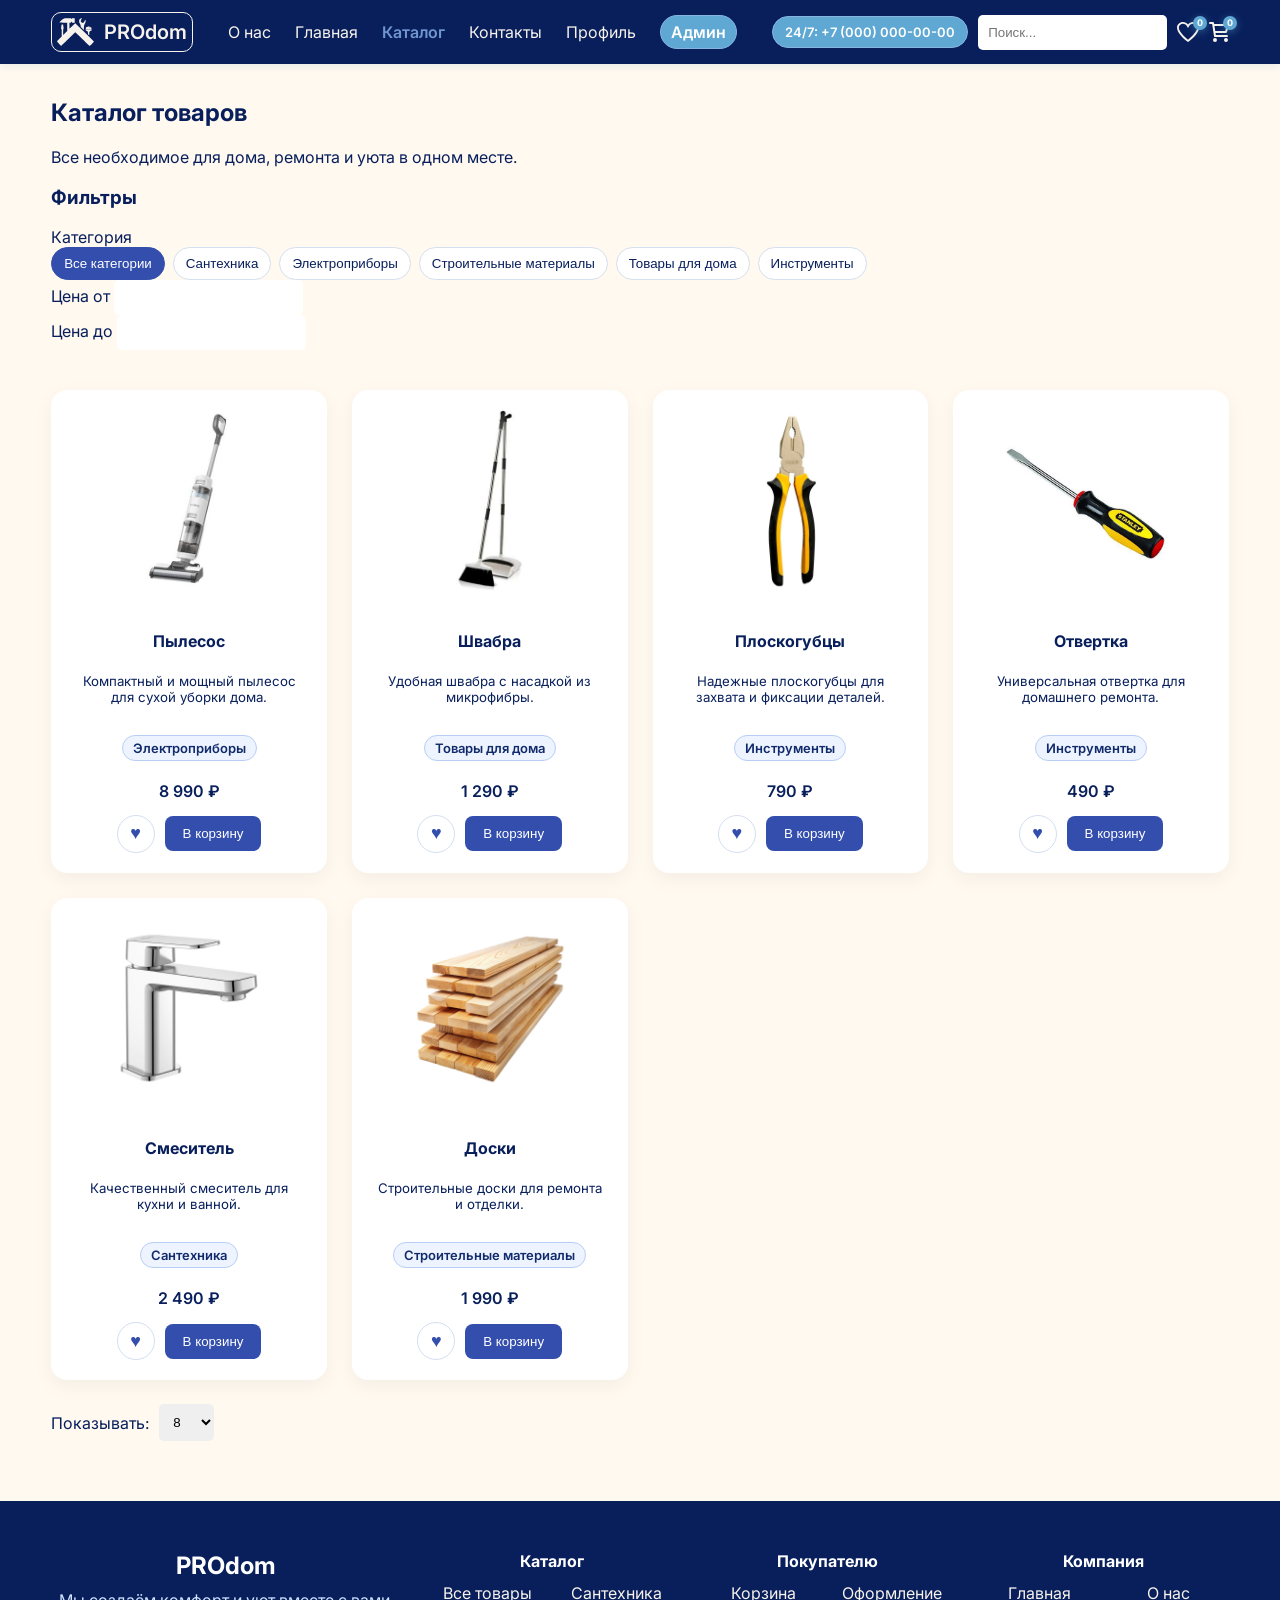
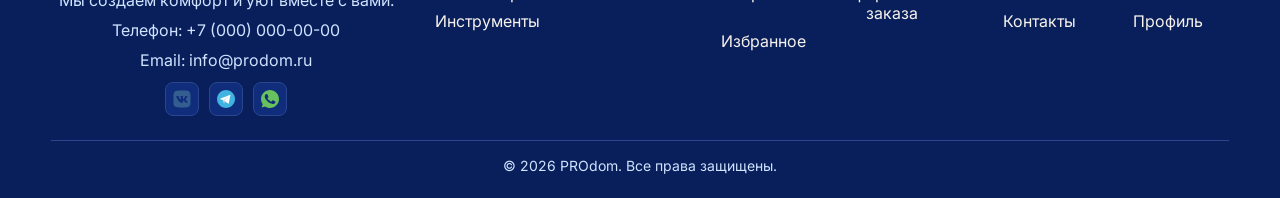
<file: pages/catalogue.html>
﻿<!DOCTYPE html>
<html lang="ru">
<head>
<meta charset="UTF-8">
<meta name="viewport" content="width=device-width, initial-scale=1.0">
<title>Каталог — PROdom</title>
<link rel="stylesheet" href="./../style.css">
<link href="https://fonts.googleapis.com/css2?family=Inter:wght@300;400;500;600&display=swap" rel="stylesheet">
</head>

<body>

<header class="header">
    <div class="container header-container">
        <a href="./../index.html" class="logo-wrapper">
            <img src="./../images/logo.svg" class="logo-img" alt="PROdom">
            <span class="logo-text">PROdom</span>
        </a>

        <nav class="nav">
            <a href="./about.html">О нас</a>
            <a href="./../index.html">Главная</a>
            <a href="./catalogue.html" class="active">Каталог</a>
            <a href="./contacts.html">Контакты</a>
            <a href="./profile.html">Профиль</a>
            <a href="./../admin/admin.html" class="admin-nav-link">Админ</a>
        </nav>

        <div class="header-actions">
                <a class="support-phone-link" href="tel:+70000000000">24/7: +7 (000) 000-00-00</a>
            <input type="text" placeholder="Поиск..." class="input">
            <a href="./favourites.html">
                <img src="./../images/like.svg" alt="Избранное">
                <span class="fav-count">0</span>
            </a>
            <a href="./cart.html">
                <img src="./../images/cart.svg" alt="Корзина">
                <span class="cart-count">0</span>
            </a>
        </div>
    </div>
</header>

<main class="container">

<section class="catalog-page-hero">
    <h1>Каталог товаров</h1>
    <p>Все необходимое для дома, ремонта и уюта в одном месте.</p>
</section>

<section class="catalog-layout">

    <!-- ФИЛЬТРЫ -->
    <aside class="catalog-filters">
        <h3>Фильтры</h3>

        <div class="filter-block">
            <label for="catalogue-category-filter">Категория</label>
            <div id="catalogue-category-filter" class="catalog-category-buttons"></div>
        </div>

        <div class="filter-block">
            <label>Цена от</label>
            <input type="number" class="input">
        </div>

        <div class="filter-block">
            <label>Цена до</label>
            <input type="number" class="input">
        </div>

    </aside>

    <!-- ТОВАРЫ -->
    <section class="catalog-products">

        <div class="products-grid">

            <div class="product-card" data-category="электроприборы">
                <img src="./../images/vacuumcleaner.jpg" alt="Пылесос">
                <h4>Пылесос</h4>
                <p class="product-category">Электроприборы</p>
                <p class="price">8 990 ₽</p>
                <button class="btn-primary">В корзину</button>
            </div>

            <div class="product-card" data-category="товары для дома">
                <img src="./../images/mop.jpg" alt="Швабра">
                <h4>Швабра</h4>
                <p class="product-category">Товары для дома</p>
                <p class="price">1 290 ₽</p>
                <button class="btn-primary">В корзину</button>
            </div>

            <div class="product-card" data-category="инструменты">
                <img src="./../images/pliers.jpg" alt="Плоскогубцы">
                <h4>Плоскогубцы</h4>
                <p class="product-category">Инструменты</p>
                <p class="price">790 ₽</p>
                <button class="btn-primary">В корзину</button>
            </div>

            <div class="product-card" data-category="инструменты">
                <img src="./../images/screwdriver.jpg" alt="Отвертка">
                <h4>Отвертка</h4>
                <p class="product-category">Инструменты</p>
                <p class="price">490 ₽</p>
                <button class="btn-primary">В корзину</button>
            </div>

            <div class="product-card" data-category="сантехника">
                <img src="./../images/faucet.jpg" alt="Смеситель">
                <h4>Смеситель</h4>
                <p class="product-category">Сантехника</p>
                <p class="price">2 490 ₽</p>
                <button class="btn-primary">В корзину</button>
            </div>

            <div class="product-card" data-category="стройматериалы">
                <img src="./../images/boards.jpg" alt="Доски">
                <h4>Доски</h4>
                <p class="product-category">Стройматериалы</p>
                <p class="price">1 990 ₽</p>
                <button class="btn-primary">В корзину</button>
            </div>

        </div>

        <div class="catalog-controls">
            <div class="catalog-page-size">
                <label for="catalogue-page-size">Показывать:</label>
                <select id="catalogue-page-size" class="input">
                    <option value="8">8</option>
                    <option value="12">12</option>
                    <option value="16">16</option>
                    <option value="24">24</option>
                </select>
            </div>
            <div id="catalogue-pagination" class="pagination"></div>
        </div>

    </section>

</section>

</main>

<footer class="footer">
  <div class="container">
    <div class="footer-layout">
      <div class="footer-brand">
        <h3>PROdom</h3>
        <p class="footer-brand-note">Мы создаём комфорт и уют вместе с вами.</p>
        <p>Телефон: +7 (000) 000-00-00</p>
        <p>Email: info@prodom.ru</p>
        <div class="footer-socials">
          <a href="#" aria-label="VK"><img src="./../images/vk.svg" alt="VK"></a>
          <a href="#" aria-label="Telegram"><img src="./../images/telegram.svg" alt="Telegram"></a>
          <a href="#" aria-label="WhatsApp"><img src="./../images/whatsapp.svg" alt="WhatsApp"></a>
        </div>
      </div>
      <div class="footer-column">
        <h4>Каталог</h4>
        <ul class="footer-links">
          <li><a href="./catalogue.html">Все товары</a></li>
          <li><a href="./catalogue.html?category=%D1%81%D0%B0%D0%BD%D1%82%D0%B5%D1%85%D0%BD%D0%B8%D0%BA%D0%B0">Сантехника</a></li>
          <li><a href="./catalogue.html?category=%D0%B8%D0%BD%D1%81%D1%82%D1%80%D1%83%D0%BC%D0%B5%D0%BD%D1%82%D1%8B">Инструменты</a></li>
        </ul>
      </div>
      <div class="footer-column">
        <h4>Покупателю</h4>
        <ul class="footer-links">
          <li><a href="./cart.html">Корзина</a></li>
          <li><a href="./order.html">Оформление заказа</a></li>
          <li><a href="./favourites.html">Избранное</a></li>
        </ul>
      </div>
      <div class="footer-column">
        <h4>Компания</h4>
        <ul class="footer-links">
          <li><a href="./../index.html">Главная</a></li>
          <li><a href="./about.html">О нас</a></li>
          <li><a href="./contacts.html">Контакты</a></li>
          <li><a href="./profile.html">Профиль</a></li>
        </ul>
      </div>
    </div>
    <div class="footer-bottom footer-copyright">© 2026 PROdom. Все права защищены.</div>
  </div>
</footer>

<script src="./../script.js"></script>
<script src="./../scripts/catalogue.js"></script>
</body>
</html>
</file>
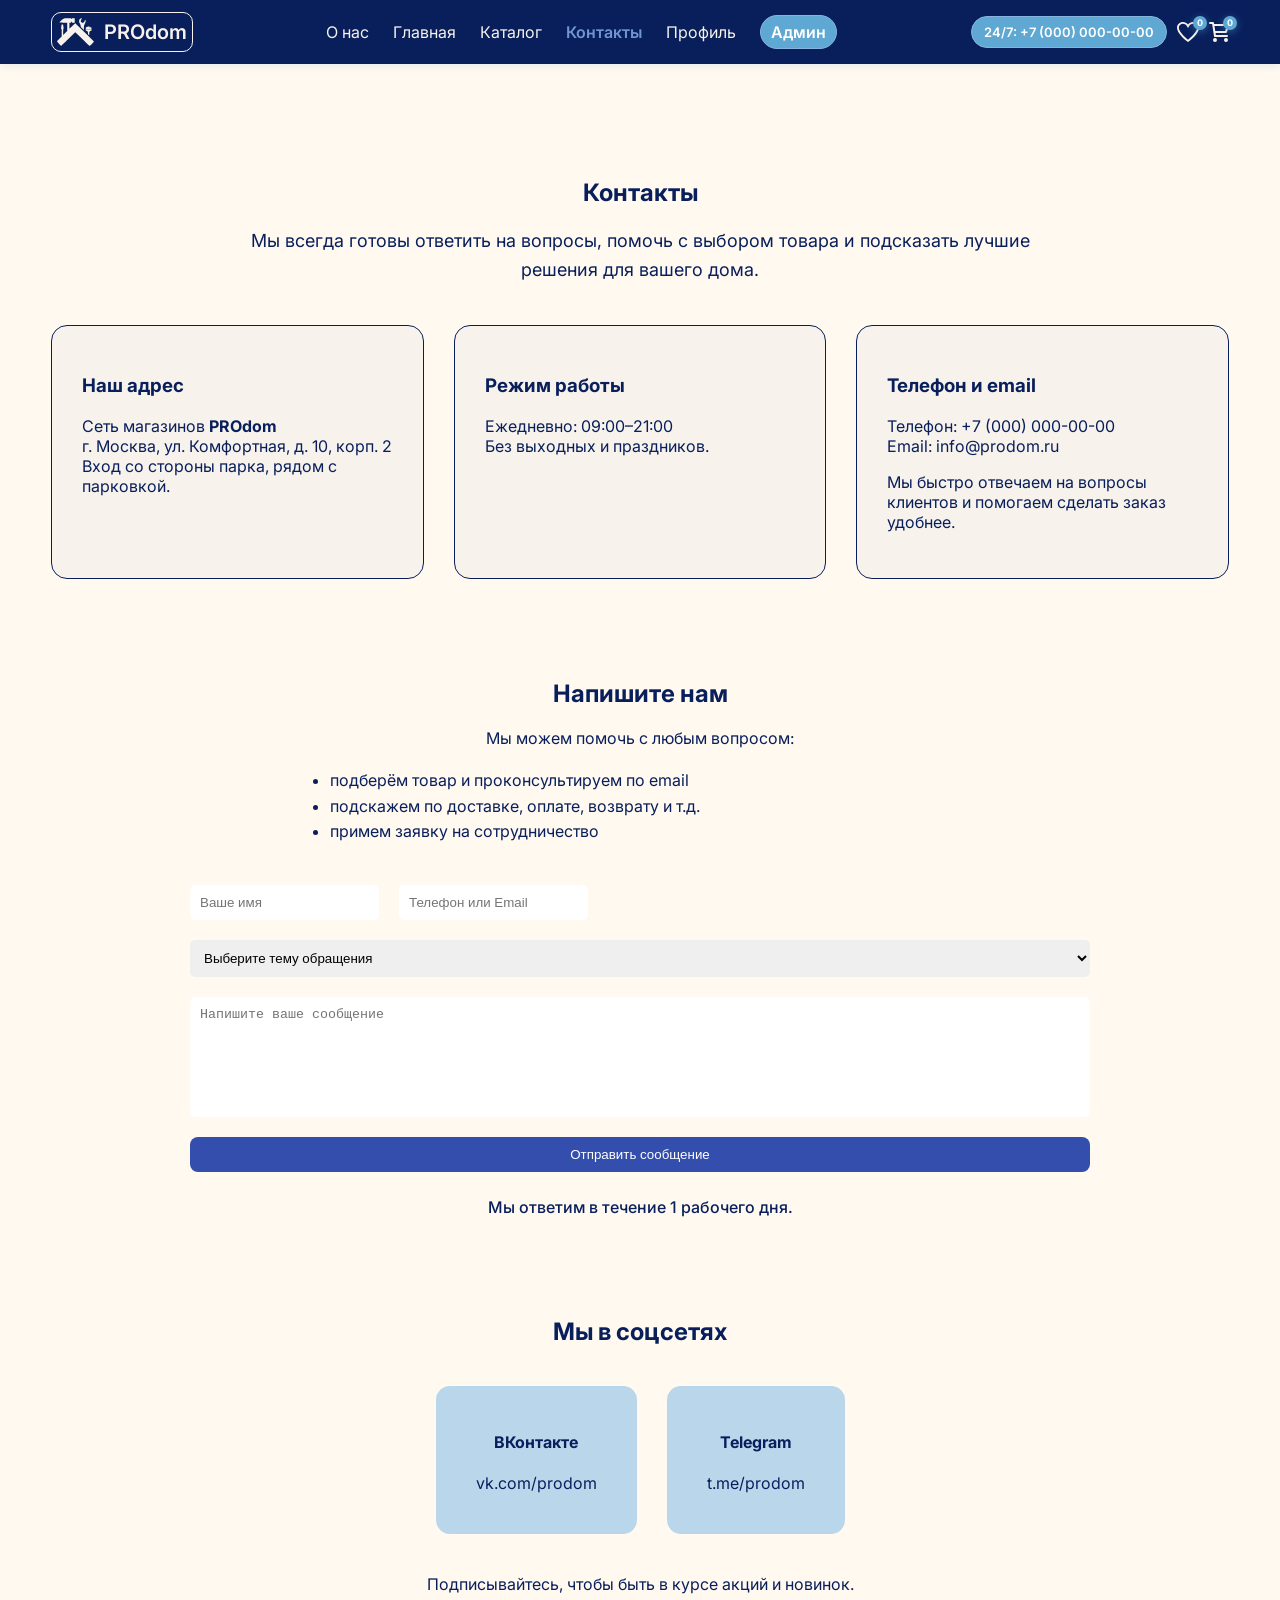
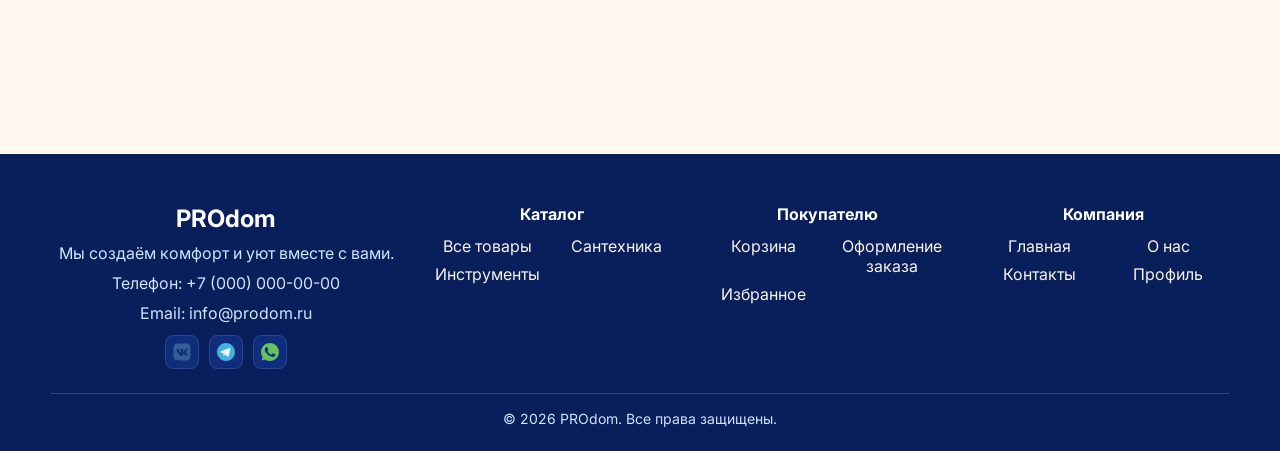
<file: pages/contacts.html>
﻿<!DOCTYPE html>
<html lang="ru">
<head>
<meta charset="UTF-8">
<meta name="viewport" content="width=device-width, initial-scale=1.0">
<title>Контакты — PROdom</title>
<link rel="stylesheet" href="./../style.css">
<link rel="stylesheet" href="./../styles/contacts.css">
<link href="https://fonts.googleapis.com/css2?family=Inter:wght@300;400;500;600&display=swap" rel="stylesheet">
</head>

<body>

<header class="header">
    <div class="container header-container">

        <a href="./../index.html" class="logo-wrapper">
            <img src="./../images/logo.svg" class="logo-img" alt="PROdom">
            <span class="logo-text">PROdom</span>
        </a>

        <nav class="nav">
            <a href="./about.html">О нас</a>
            <a href="./../index.html">Главная</a>
            <a href="./catalogue.html">Каталог</a>
            <a href="./contacts.html" class="active">Контакты</a>
            <a href="./profile.html">Профиль</a>
            <a href="./../admin/admin.html" class="admin-nav-link">Админ</a>
        </nav>

        <div class="header-actions">
                <a class="support-phone-link" href="tel:+70000000000">24/7: +7 (000) 000-00-00</a>
                        <a href="./favourites.html">
                <img src="./../images/like.svg" alt="Избранное">
                <span class="fav-count">0</span>
            </a>
            <a href="./cart.html">
                <img src="./../images/cart.svg" alt="Корзина">
                <span class="cart-count">0</span>
            </a>
        </div>

    </div>
</header>

<main class="container">

<!-- HERO -->
<section class="contacts-hero">
    <h1>Контакты</h1>
    <p class="contacts-lead">
        Мы всегда готовы ответить на вопросы, помочь с выбором товара
        и подсказать лучшие решения для вашего дома.
    </p>
</section>

<!-- ОСНОВНАЯ ИНФОРМАЦИЯ -->
<section class="contacts-grid">

    <div class="contact-card">
        <h3>Наш адрес</h3>
        <p>
            Сеть магазинов <strong>PROdom</strong><br>
            г. Москва, ул. Комфортная, д. 10, корп. 2<br>
            Вход со стороны парка, рядом с парковкой.
        </p>
    </div>

    <div class="contact-card">
        <h3>Режим работы</h3>
        <p>
            Ежедневно: 09:00–21:00<br>
            Без выходных и праздников.
        </p>
    </div>

    <div class="contact-card">
        <h3>Телефон и email</h3>
        <p>
            Телефон: +7 (000) 000-00-00<br>
            Email: info@prodom.ru
        </p>
        <p>
            Мы быстро отвечаем на вопросы клиентов
            и помогаем сделать заказ удобнее.
        </p>
    </div>

</section>

<!-- ФОРМА -->
<section class="contact-form-section">

    <h2 class="section-title">Напишите нам</h2>

    <p class="form-description">
        Мы можем помочь с любым вопросом:
    </p>

    <ul class="form-list">
        <li>подберём товар и проконсультируем по email</li>
        <li>подскажем по доставке, оплате, возврату и т.д.</li>
        <li>примем заявку на сотрудничество</li>
    </ul>

    <form class="contact-form" id="contact-form" novalidate>

        <div class="form-row">
            <input id="contact-name" type="text" placeholder="Ваше имя" class="input" required minlength="2" maxlength="80">
            <input id="contact-contact" type="text" placeholder="Телефон или Email" class="input" required>
        </div>

        <select id="contact-topic" class="input" required>
            <option value="">Выберите тему обращения</option>
            <option value="Вопрос по товару">Вопрос по товару</option>
            <option value="Доставка">Доставка</option>
            <option value="Сотрудничество">Сотрудничество</option>
            <option value="Другое">Другое</option>
        </select>

        <textarea id="contact-message" placeholder="Напишите ваше сообщение" class="input textarea" required minlength="10" maxlength="1200"></textarea>

        <button class="btn-primary" type="submit">Отправить сообщение</button>

    </form>

    <p class="response-time">
        Мы ответим в течение 1 рабочего дня.
    </p>

</section>

<!-- СОЦСЕТИ -->
<section class="contacts-social">

    <h2 class="section-title">Мы в соцсетях</h2>

    <div class="social-cards">

        <div class="social-card">
            <h4>ВКонтакте</h4>
            <p>vk.com/prodom</p>
        </div>

        <div class="social-card">
            <h4>Telegram</h4>
            <p>t.me/prodom</p>
        </div>

    </div>

    <p class="social-note">
        Подписывайтесь, чтобы быть в курсе акций и новинок.
    </p>

</section>

</main>

<footer class="footer">
  <div class="container">
    <div class="footer-layout">
      <div class="footer-brand">
        <h3>PROdom</h3>
        <p class="footer-brand-note">Мы создаём комфорт и уют вместе с вами.</p>
        <p>Телефон: +7 (000) 000-00-00</p>
        <p>Email: info@prodom.ru</p>
        <div class="footer-socials">
          <a href="#" aria-label="VK"><img src="./../images/vk.svg" alt="VK"></a>
          <a href="#" aria-label="Telegram"><img src="./../images/telegram.svg" alt="Telegram"></a>
          <a href="#" aria-label="WhatsApp"><img src="./../images/whatsapp.svg" alt="WhatsApp"></a>
        </div>
      </div>
      <div class="footer-column">
        <h4>Каталог</h4>
        <ul class="footer-links">
          <li><a href="./catalogue.html">Все товары</a></li>
          <li><a href="./catalogue.html?category=%D1%81%D0%B0%D0%BD%D1%82%D0%B5%D1%85%D0%BD%D0%B8%D0%BA%D0%B0">Сантехника</a></li>
          <li><a href="./catalogue.html?category=%D0%B8%D0%BD%D1%81%D1%82%D1%80%D1%83%D0%BC%D0%B5%D0%BD%D1%82%D1%8B">Инструменты</a></li>
        </ul>
      </div>
      <div class="footer-column">
        <h4>Покупателю</h4>
        <ul class="footer-links">
          <li><a href="./cart.html">Корзина</a></li>
          <li><a href="./order.html">Оформление заказа</a></li>
          <li><a href="./favourites.html">Избранное</a></li>
        </ul>
      </div>
      <div class="footer-column">
        <h4>Компания</h4>
        <ul class="footer-links">
          <li><a href="./../index.html">Главная</a></li>
          <li><a href="./about.html">О нас</a></li>
          <li><a href="./contacts.html">Контакты</a></li>
          <li><a href="./profile.html">Профиль</a></li>
        </ul>
      </div>
    </div>
    <div class="footer-bottom footer-copyright">© 2026 PROdom. Все права защищены.</div>
  </div>
</footer>

<script src="./../script.js"></script>
</body>
</html>
</file>
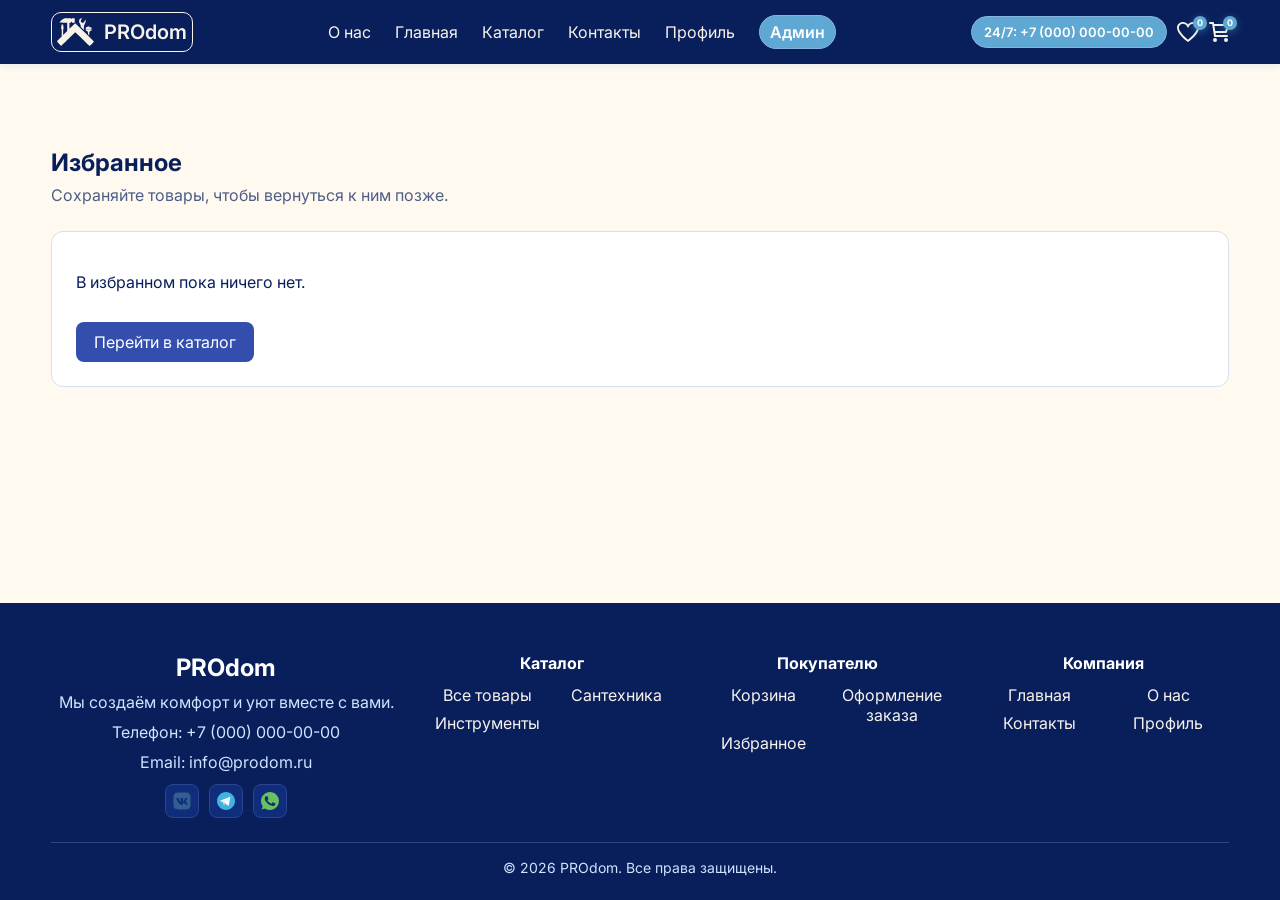
<file: pages/favourites.html>
﻿<!DOCTYPE html>
<html lang="ru">
<head>
<meta charset="UTF-8">
<meta name="viewport" content="width=device-width, initial-scale=1.0">
<title>Избранное — PROdom</title>
<link rel="stylesheet" href="./../style.css">
<link href="https://fonts.googleapis.com/css2?family=Inter:wght@300;400;500;600&display=swap" rel="stylesheet">
</head>

<body>

<header class="header">
    <div class="container header-container">

        <a href="./../index.html" class="logo-wrapper">
            <img src="./../images/logo.svg" class="logo-img" alt="PROdom">
            <span class="logo-text">PROdom</span>
        </a>

        <nav class="nav">
            <a href="./about.html">О нас</a>
            <a href="./../index.html">Главная</a>
            <a href="./catalogue.html">Каталог</a>
            <a href="./contacts.html">Контакты</a>
            <a href="./profile.html">Профиль</a>
            <a href="./../admin/admin.html" class="admin-nav-link">Админ</a>
        </nav>

        <div class="header-actions">
                <a class="support-phone-link" href="tel:+70000000000">24/7: +7 (000) 000-00-00</a>
                        <a href="./favourites.html">
                <img src="./../images/like.svg" alt="Избранное">
                <span class="fav-count">0</span>
            </a>
            <a href="./cart.html">
                <img src="./../images/cart.svg" alt="Корзина">
                <span class="cart-count">0</span>
            </a>
        </div>

    </div>
</header>

<main class="container">
    <section class="cart-page">
        <h1 class="section-title cart-title">Избранное</h1>
        <p class="cart-subtitle">Сохраняйте товары, чтобы вернуться к ним позже.</p>

        <div id="favourites-empty" class="cart-empty" hidden>
            <p>В избранном пока ничего нет.</p>
            <a class="btn-primary empty-catalogue-link" href="./catalogue.html">Перейти в каталог</a>
        </div>

        <div id="favourites-list" class="cart-list"></div>
    </section>
</main>

<footer class="footer">
  <div class="container">
    <div class="footer-layout">
      <div class="footer-brand">
        <h3>PROdom</h3>
        <p class="footer-brand-note">Мы создаём комфорт и уют вместе с вами.</p>
        <p>Телефон: +7 (000) 000-00-00</p>
        <p>Email: info@prodom.ru</p>
        <div class="footer-socials">
          <a href="#" aria-label="VK"><img src="./../images/vk.svg" alt="VK"></a>
          <a href="#" aria-label="Telegram"><img src="./../images/telegram.svg" alt="Telegram"></a>
          <a href="#" aria-label="WhatsApp"><img src="./../images/whatsapp.svg" alt="WhatsApp"></a>
        </div>
      </div>
      <div class="footer-column">
        <h4>Каталог</h4>
        <ul class="footer-links">
          <li><a href="./catalogue.html">Все товары</a></li>
          <li><a href="./catalogue.html?category=%D1%81%D0%B0%D0%BD%D1%82%D0%B5%D1%85%D0%BD%D0%B8%D0%BA%D0%B0">Сантехника</a></li>
          <li><a href="./catalogue.html?category=%D0%B8%D0%BD%D1%81%D1%82%D1%80%D1%83%D0%BC%D0%B5%D0%BD%D1%82%D1%8B">Инструменты</a></li>
        </ul>
      </div>
      <div class="footer-column">
        <h4>Покупателю</h4>
        <ul class="footer-links">
          <li><a href="./cart.html">Корзина</a></li>
          <li><a href="./order.html">Оформление заказа</a></li>
          <li><a href="./favourites.html">Избранное</a></li>
        </ul>
      </div>
      <div class="footer-column">
        <h4>Компания</h4>
        <ul class="footer-links">
          <li><a href="./../index.html">Главная</a></li>
          <li><a href="./about.html">О нас</a></li>
          <li><a href="./contacts.html">Контакты</a></li>
          <li><a href="./profile.html">Профиль</a></li>
        </ul>
      </div>
    </div>
    <div class="footer-bottom footer-copyright">© 2026 PROdom. Все права защищены.</div>
  </div>
</footer>

<script src="./../script.js"></script>
<script>
(function () {
  const STORAGE_KEY = "favourites";
  const listNode = document.getElementById("favourites-list");
  const emptyNode = document.getElementById("favourites-empty");

  document.addEventListener("DOMContentLoaded", initFavouritesPage);

  function initFavouritesPage() {
    if (!listNode || !emptyNode) return;
    render();

    listNode.addEventListener("click", (event) => {
      const target = event.target;
      if (!(target instanceof HTMLElement)) return;

      const btn = target.closest("button[data-action]");
      if (!btn) return;

      const id = String(btn.dataset.id || "").trim();
      const action = String(btn.dataset.action || "").trim();
      if (!id || !action) return;

      const favourites = readFavourites();
      const itemIndex = favourites.findIndex((entry) => String(entry?.id) === id);
      const item = favourites[itemIndex] || null;

      if (action === "remove" && itemIndex >= 0) {
        favourites.splice(itemIndex, 1);
        saveFavourites(favourites);
        render();
        return;
      }

      if (!item) return;

      if (action === "add") {
        window.PROdom?.addProductToCart?.(item, 1);
        render();
        return;
      }

      if (action === "minus") {
        const current = window.PROdom?.getCartItemQuantity?.(item.id) || 0;
        window.PROdom?.updateCartItemQuantity?.(item, current - 1);
        render();
        return;
      }

      if (action === "plus") {
        const current = window.PROdom?.getCartItemQuantity?.(item.id) || 0;
        window.PROdom?.updateCartItemQuantity?.(item, Math.min(99, current + 1));
        render();
      }
    });

    document.addEventListener("cart:updated", render);
    document.addEventListener("favourites:updated", render);
    window.addEventListener("storage", (event) => {
      if (!event.key || event.key === "cart" || event.key === "favourites") {
        render();
      }
    });
  }

  function readFavourites() {
    try {
      const raw = localStorage.getItem(STORAGE_KEY);
      const parsed = raw ? JSON.parse(raw) : [];
      return Array.isArray(parsed) ? parsed : [];
    } catch {
      return [];
    }
  }

  function saveFavourites(items) {
    localStorage.setItem(STORAGE_KEY, JSON.stringify(items));
  }

  function formatPrice(value) {
    const number = Number(value) || 0;
    return `${new Intl.NumberFormat("ru-RU").format(number)} ₽`;
  }

  function normalizeImage(src) {
    const value = String(src || "").trim();
    if (!value) return "../images/logo.svg";
    if (value.startsWith("data:")) return value;
    if (value.startsWith("http")) return value;
    if (value.startsWith("/")) return `..${value}`;
    if (value.startsWith("../") || value.startsWith("./")) return value;
    return `../${value}`;
  }

  function render() {
    const favourites = readFavourites();
    listNode.innerHTML = "";

    if (!favourites.length) {
      emptyNode.hidden = false;
      return;
    }

    emptyNode.hidden = true;

    const fragment = document.createDocumentFragment();

    favourites.forEach((item) => {
      const row = document.createElement("article");
      row.className = "cart-item";

      const image = document.createElement("img");
      image.className = "cart-item-image";
      image.src = normalizeImage(item.image);
      image.alt = String(item.name || "Товар");

      const name = document.createElement("h3");
      name.className = "cart-item-name";
      name.textContent = String(item.name || "Товар");

      const line = document.createElement("div");
      line.className = "cart-item-line";

      const unit = document.createElement("p");
      unit.className = "cart-item-unit-price";
      unit.textContent = `Цена: ${formatPrice(item.price)}`;

      const actionWrap = document.createElement("div");
      actionWrap.className = "product-card-actions";

      const addBtn = document.createElement("button");
      addBtn.type = "button";
      addBtn.className = "btn-primary";
      addBtn.dataset.action = "add";
      addBtn.dataset.id = String(item.id || "");
      addBtn.textContent = "В корзину";

      const qtyWrap = document.createElement("div");
      qtyWrap.className = "product-card-qty";
      qtyWrap.innerHTML = `
        <button type="button" class="card-qty-btn" data-action="minus" data-id="${String(item.id || "")}">-</button>
        <span class="card-qty-value">1</span>
        <button type="button" class="card-qty-btn" data-action="plus" data-id="${String(item.id || "")}">+</button>
      `;

      const qtyValue = qtyWrap.querySelector(".card-qty-value");
      const currentQty = window.PROdom?.getCartItemQuantity?.(item.id) || 0;

      if (currentQty > 0) {
        addBtn.style.display = "none";
        qtyWrap.style.display = "inline-flex";
        if (qtyValue) qtyValue.textContent = String(currentQty);
      } else {
        addBtn.style.display = "";
        qtyWrap.style.display = "none";
      }

      actionWrap.appendChild(addBtn);
      actionWrap.appendChild(qtyWrap);

      const removeBtn = document.createElement("button");
      removeBtn.type = "button";
      removeBtn.className = "cart-remove-btn";
      removeBtn.dataset.action = "remove";
      removeBtn.dataset.id = String(item.id || "");
      removeBtn.textContent = "Удалить";

      line.appendChild(unit);
      line.appendChild(actionWrap);
      line.appendChild(removeBtn);

      const info = document.createElement("div");
      info.className = "cart-item-info";
      info.appendChild(name);
      info.appendChild(line);

      row.appendChild(image);
      row.appendChild(info);
      fragment.appendChild(row);
    });

    listNode.appendChild(fragment);
  }
})();
</script>
</body>
</html>
</file>
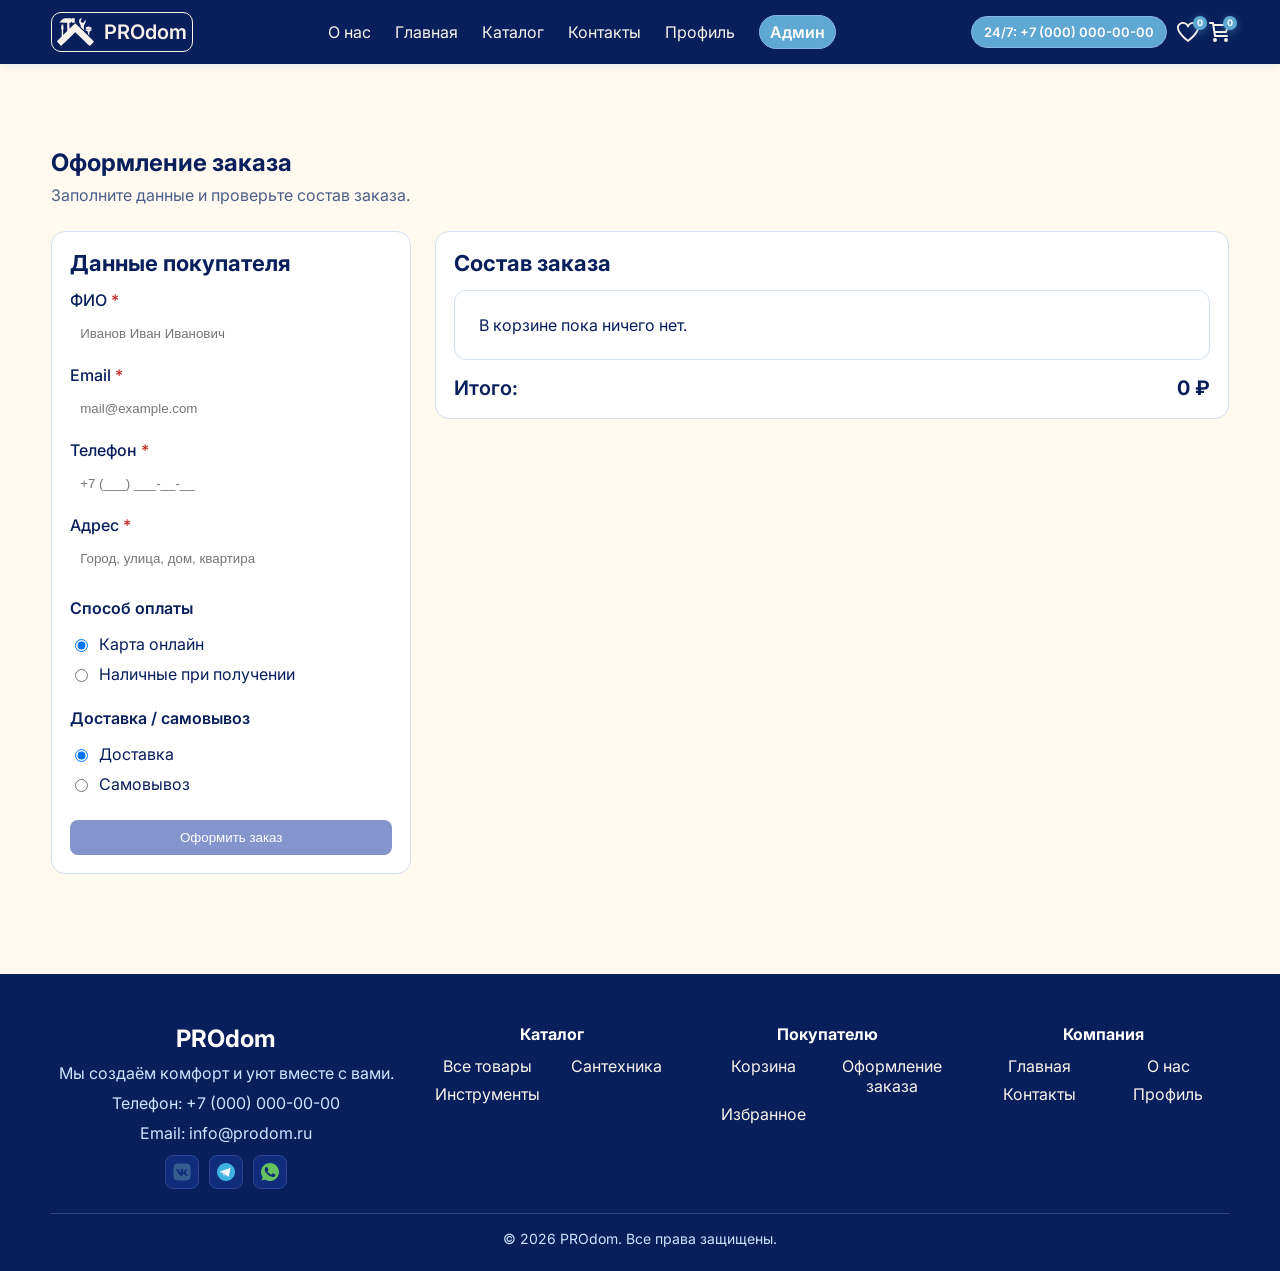
<file: pages/order.html>
﻿<!DOCTYPE html>
<html lang="ru">
<head>
<meta charset="UTF-8">
<meta name="viewport" content="width=device-width, initial-scale=1.0">
<title>Оформление заказа — PROdom</title>
<link rel="stylesheet" href="./../style.css">
<link href="https://fonts.googleapis.com/css2?family=Inter:wght@300;400;500;600&display=swap" rel="stylesheet">
</head>

<body>

<header class="header">
    <div class="container header-container">

        <a href="./../index.html" class="logo-wrapper">
            <img src="./../images/logo.svg" class="logo-img" alt="PROdom">
            <span class="logo-text">PROdom</span>
        </a>

        <nav class="nav">
            <a href="./about.html">О нас</a>
            <a href="./../index.html">Главная</a>
            <a href="./catalogue.html">Каталог</a>
            <a href="./contacts.html">Контакты</a>
            <a href="./profile.html">Профиль</a>
            <a href="./../admin/admin.html" class="admin-nav-link">Админ</a>
        </nav>

        <div class="header-actions">
                <a class="support-phone-link" href="tel:+70000000000">24/7: +7 (000) 000-00-00</a>
                        <a href="./favourites.html">
                <img src="./../images/like.svg" alt="Избранное">
                <span class="fav-count">0</span>
            </a>
            <a href="./cart.html">
                <img src="./../images/cart.svg" alt="Корзина">
                <span class="cart-count">0</span>
            </a>
        </div>

    </div>
</header>

<main class="container">
    <section class="order-page">
        <h1 class="section-title cart-title">Оформление заказа</h1>
        <p class="cart-subtitle">Заполните данные и проверьте состав заказа.</p>

        <div class="order-layout">
            <aside class="order-sidebar">
                <h2>Данные покупателя</h2>

                <div class="order-field">
                    <label for="order-name">ФИО <span class="required-star">*</span></label>
                    <input id="order-name" type="text" class="input" placeholder="Иванов Иван Иванович" required>
                </div>

                <div class="order-field">
                    <label for="order-email">Email <span class="required-star">*</span></label>
                    <input id="order-email" type="email" class="input" placeholder="mail@example.com" required>
                </div>

                <div class="order-field">
                    <label for="order-phone">Телефон <span class="required-star">*</span></label>
                    <input id="order-phone" type="tel" class="input" placeholder="+7 (___) ___-__-__" required>
                </div>

                <div class="order-field">
                    <label for="order-address">Адрес <span class="required-star">*</span></label>
                    <input id="order-address" type="text" class="input" placeholder="Город, улица, дом, квартира" required>
                </div>

                <div class="order-group">
                    <div class="order-group-title">Способ оплаты</div>
                    <label class="order-radio">
                        <input type="radio" name="payment" value="card" checked>
                        <span>Карта онлайн</span>
                    </label>
                    <label class="order-radio">
                        <input type="radio" name="payment" value="cash">
                        <span>Наличные при получении</span>
                    </label>
                </div>

                <div class="order-group">
                    <div class="order-group-title">Доставка / самовывоз</div>
                    <label class="order-radio">
                        <input type="radio" name="delivery" value="delivery" checked>
                        <span>Доставка</span>
                    </label>
                    <label class="order-radio">
                        <input type="radio" name="delivery" value="pickup">
                        <span>Самовывоз</span>
                    </label>
                </div>

                <button id="order-submit" class="btn-primary order-submit" type="button">Оформить заказ</button>
            </aside>

            <section class="order-summary">
                <h2>Состав заказа</h2>
                <div id="order-empty" class="cart-empty" hidden>
                    В корзине пока ничего нет.
                </div>
                <div id="order-list" class="cart-list"></div>
                <div class="order-summary-total">
                    <span>Итого:</span>
                    <strong id="order-total">0 ₽</strong>
                </div>
            </section>
        </div>
    </section>
</main>

<footer class="footer">
  <div class="container">
    <div class="footer-layout">
      <div class="footer-brand">
        <h3>PROdom</h3>
        <p class="footer-brand-note">Мы создаём комфорт и уют вместе с вами.</p>
        <p>Телефон: +7 (000) 000-00-00</p>
        <p>Email: info@prodom.ru</p>
        <div class="footer-socials">
          <a href="#" aria-label="VK"><img src="./../images/vk.svg" alt="VK"></a>
          <a href="#" aria-label="Telegram"><img src="./../images/telegram.svg" alt="Telegram"></a>
          <a href="#" aria-label="WhatsApp"><img src="./../images/whatsapp.svg" alt="WhatsApp"></a>
        </div>
      </div>
      <div class="footer-column">
        <h4>Каталог</h4>
        <ul class="footer-links">
          <li><a href="./catalogue.html">Все товары</a></li>
          <li><a href="./catalogue.html?category=%D1%81%D0%B0%D0%BD%D1%82%D0%B5%D1%85%D0%BD%D0%B8%D0%BA%D0%B0">Сантехника</a></li>
          <li><a href="./catalogue.html?category=%D0%B8%D0%BD%D1%81%D1%82%D1%80%D1%83%D0%BC%D0%B5%D0%BD%D1%82%D1%8B">Инструменты</a></li>
        </ul>
      </div>
      <div class="footer-column">
        <h4>Покупателю</h4>
        <ul class="footer-links">
          <li><a href="./cart.html">Корзина</a></li>
          <li><a href="./order.html">Оформление заказа</a></li>
          <li><a href="./favourites.html">Избранное</a></li>
        </ul>
      </div>
      <div class="footer-column">
        <h4>Компания</h4>
        <ul class="footer-links">
          <li><a href="./../index.html">Главная</a></li>
          <li><a href="./about.html">О нас</a></li>
          <li><a href="./contacts.html">Контакты</a></li>
          <li><a href="./profile.html">Профиль</a></li>
        </ul>
      </div>
    </div>
    <div class="footer-bottom footer-copyright">© 2026 PROdom. Все права защищены.</div>
  </div>
</footer>

<script src="./../script.js"></script>
<script>
(function () {
  const STORAGE_KEY = "cart";
  const ORDER_STORAGE_KEY = "prodom_orders_v1";
  const PROFILE_STORAGE_KEY = "prodom_profile_v1";
  const listNode = document.getElementById("order-list");
  const emptyNode = document.getElementById("order-empty");
  const totalNode = document.getElementById("order-total");
  const submitBtn = document.getElementById("order-submit");
  const nameField = document.getElementById("order-name");
  const emailField = document.getElementById("order-email");
  const phoneField = document.getElementById("order-phone");
  const addressField = document.getElementById("order-address");
  const requiredFields = [nameField, emailField, phoneField, addressField].filter(Boolean);
  const paymentGroupNode = document.querySelector(".order-group:nth-of-type(1)");
  const deliveryGroupNode = document.querySelector(".order-group:nth-of-type(2)");

  document.addEventListener("DOMContentLoaded", initOrderPage);

  function initOrderPage() {
    if (!listNode || !emptyNode || !totalNode) return;
    const profile = readProfile();
    if (nameField) nameField.value = String(profile.fullName || "");
    if (emailField) emailField.value = String(profile.email || "");
    if (phoneField) phoneField.value = String(profile.phone || "");
    renderOrderMethodOptions();
    render();

    submitBtn?.addEventListener("click", () => {
      const cart = readCart();
      if (!cart.length) return;

      const isValid = requiredFields.every((field) => String(field.value || "").trim().length > 0);
      if (!isValid) {
        alert("Заполните все обязательные поля.");
        return;
      }

      const order = buildOrder(cart);
      saveOrder(order);
      saveProfileFromOrder(order.customer);
      alert(`Заказ оформлен! Номер: ${order.id}`);
      localStorage.setItem(STORAGE_KEY, JSON.stringify([]));
      if (window.PROdom && typeof window.PROdom.updateCartBadge === "function") {
        window.PROdom.updateCartBadge();
      }
      window.location.href = "./../index.html";
    });
  }

  function readCart() {
    try {
      const raw = localStorage.getItem(STORAGE_KEY);
      const parsed = raw ? JSON.parse(raw) : [];
      return Array.isArray(parsed) ? parsed : [];
    } catch {
      return [];
    }
  }

  function readOrders() {
    try {
      const raw = localStorage.getItem(ORDER_STORAGE_KEY);
      const parsed = raw ? JSON.parse(raw) : [];
      return Array.isArray(parsed) ? parsed : [];
    } catch {
      return [];
    }
  }

  function saveOrder(order) {
    const orders = readOrders();
    orders.unshift(order);
    localStorage.setItem(ORDER_STORAGE_KEY, JSON.stringify(orders));
  }

  function buildOrder(cart) {
    const items = cart.map((item) => {
      const quantity = Math.max(1, Number(item.quantity) || 1);
      const price = Math.max(0, Number(item.price) || 0);
      return {
        id: String(item.id || ""),
        name: String(item.name || "Товар"),
        image: String(item.image || ""),
        quantity,
        price,
        total: price * quantity
      };
    });

    const total = items.reduce((sum, item) => sum + item.total, 0);
    const paymentNode = document.querySelector('input[name="payment"]:checked');
    const deliveryNode = document.querySelector('input[name="delivery"]:checked');

    return {
      id: `ORD-${Date.now()}`,
      createdAt: new Date().toISOString(),
      customer: {
        fullName: sanitizePlainText(nameField?.value || "", 120),
        email: sanitizePlainText(emailField?.value || "", 120),
        phone: sanitizePhone(phoneField?.value || ""),
        address: sanitizePlainText(addressField?.value || "", 220)
      },
      payment: String(paymentNode?.value || ""),
      delivery: String(deliveryNode?.value || ""),
      status: readOrderSettings().defaultOrderStatus,
      items,
      total
    };
  }

  function renderOrderMethodOptions() {
    const settings = readOrderSettings();
    renderRadioGroup(paymentGroupNode, "payment", settings.paymentMethods);
    renderRadioGroup(deliveryGroupNode, "delivery", settings.deliveryMethods);
  }

  function renderRadioGroup(groupNode, name, labels) {
    if (!groupNode) return;
    const titleNode = groupNode.querySelector(".order-group-title");
    if (!titleNode) return;
    const titleText = titleNode.textContent;
    groupNode.innerHTML = "";
    const title = document.createElement("div");
    title.className = "order-group-title";
    title.textContent = String(titleText || "");
    groupNode.appendChild(title);

    labels.forEach((label, index) => {
      const value = String(label || "").trim() || `${name}_${index}`;
      const line = document.createElement("label");
      line.className = "order-radio";
      line.innerHTML = `
        <input type="radio" name="${name}" value="${value}" ${index === 0 ? "checked" : ""}>
        <span>${escapeHtml(label)}</span>
      `;
      groupNode.appendChild(line);
    });
  }

  function readOrderSettings() {
    const defaults = {
      defaultOrderStatus: "Новый",
      paymentMethods: ["Карта онлайн", "Наличные при получении"],
      deliveryMethods: ["Доставка", "Самовывоз"]
    };
    try {
      const read = window.PROdom?.readAdminSettingsSafe;
      if (typeof read !== "function") return defaults;
      const settings = read();
      return {
        defaultOrderStatus: String(settings?.defaultOrderStatus || defaults.defaultOrderStatus),
        paymentMethods: Array.isArray(settings?.paymentMethods) && settings.paymentMethods.length
          ? settings.paymentMethods
          : defaults.paymentMethods,
        deliveryMethods: Array.isArray(settings?.deliveryMethods) && settings.deliveryMethods.length
          ? settings.deliveryMethods
          : defaults.deliveryMethods
      };
    } catch {
      return defaults;
    }
  }

  function saveProfileFromOrder(customer) {
    const profile = readProfile();
    const next = {
      fullName: String(customer?.fullName || "").trim() || profile.fullName || "",
      email: String(customer?.email || "").trim() || profile.email || "",
      phone: String(customer?.phone || "").trim() || profile.phone || "",
      avatar: String(profile.avatar || "")
    };
    localStorage.setItem(PROFILE_STORAGE_KEY, JSON.stringify(next));
  }

  function readProfile() {
    try {
      const raw = localStorage.getItem(PROFILE_STORAGE_KEY);
      const parsed = raw ? JSON.parse(raw) : {};
      return parsed && typeof parsed === "object" ? parsed : {};
    } catch {
      return {};
    }
  }

  function sanitizePlainText(value, maxLength) {
    const limit = Math.max(1, Number(maxLength) || 300);
    return String(value || "")
      .replace(/[\u0000-\u001F\u007F]/g, " ")
      .replace(/\s+/g, " ")
      .trim()
      .slice(0, limit);
  }

  function sanitizePhone(value) {
    return String(value || "").replace(/[^\d+\-\s()]/g, "").trim().slice(0, 30);
  }

  function escapeHtml(value) {
    return String(value || "")
      .replace(/&/g, "&amp;")
      .replace(/</g, "&lt;")
      .replace(/>/g, "&gt;")
      .replace(/"/g, "&quot;")
      .replace(/'/g, "&#039;");
  }

  function formatPrice(value) {
    const number = Number(value) || 0;
    return `${new Intl.NumberFormat("ru-RU").format(number)} ₽`;
  }

  function normalizeImage(src) {
    const value = String(src || "").trim();
    if (!value) return "./../images/logo.svg";
    if (value.startsWith("data:")) return value;
    if (value.startsWith("http")) return value;
    if (value.startsWith("/")) return `.${value}`;
    if (value.startsWith("./../") || value.startsWith("./")) return value;
    if (value.startsWith("../")) return `./${value}`;
    return `./../${value}`;
  }

  function render() {
    const cart = readCart();
    listNode.innerHTML = "";

    if (!cart.length) {
      emptyNode.hidden = false;
      totalNode.textContent = formatPrice(0);
      if (submitBtn) submitBtn.disabled = true;
      return;
    }

    emptyNode.hidden = true;
    if (submitBtn) submitBtn.disabled = false;

    const fragment = document.createDocumentFragment();
    let total = 0;

    cart.forEach((item) => {
      const quantity = Math.max(1, Number(item.quantity) || 1);
      const unitPrice = Number(item.price) || 0;
      const itemTotal = unitPrice * quantity;
      total += itemTotal;

      const row = document.createElement("article");
      row.className = "cart-item";

      const image = document.createElement("img");
      image.className = "cart-item-image";
      image.src = normalizeImage(item.image);
      image.alt = String(item.name || "Товар");

      const name = document.createElement("h3");
      name.className = "cart-item-name";
      name.textContent = String(item.name || "Товар");

      const line = document.createElement("div");
      line.className = "cart-item-line";

      const unit = document.createElement("p");
      unit.className = "cart-item-unit-price";
      unit.textContent = `Цена: ${formatPrice(unitPrice)}`;

      const qty = document.createElement("div");
      qty.className = "cart-item-qty";
      qty.innerHTML = `
        <span class="cart-qty-value">${quantity} шт.</span>
      `;

      const sum = document.createElement("p");
      sum.className = "cart-item-total";
      sum.textContent = `Сумма: ${formatPrice(itemTotal)}`;

      const info = document.createElement("div");
      info.className = "cart-item-info";
      info.appendChild(name);
      line.appendChild(unit);
      line.appendChild(qty);
      line.appendChild(sum);
      info.appendChild(line);

      row.appendChild(image);
      row.appendChild(info);
      fragment.appendChild(row);
    });

    listNode.appendChild(fragment);
    totalNode.textContent = formatPrice(total);
  }
})();
</script>
</body>
</html>
</file>
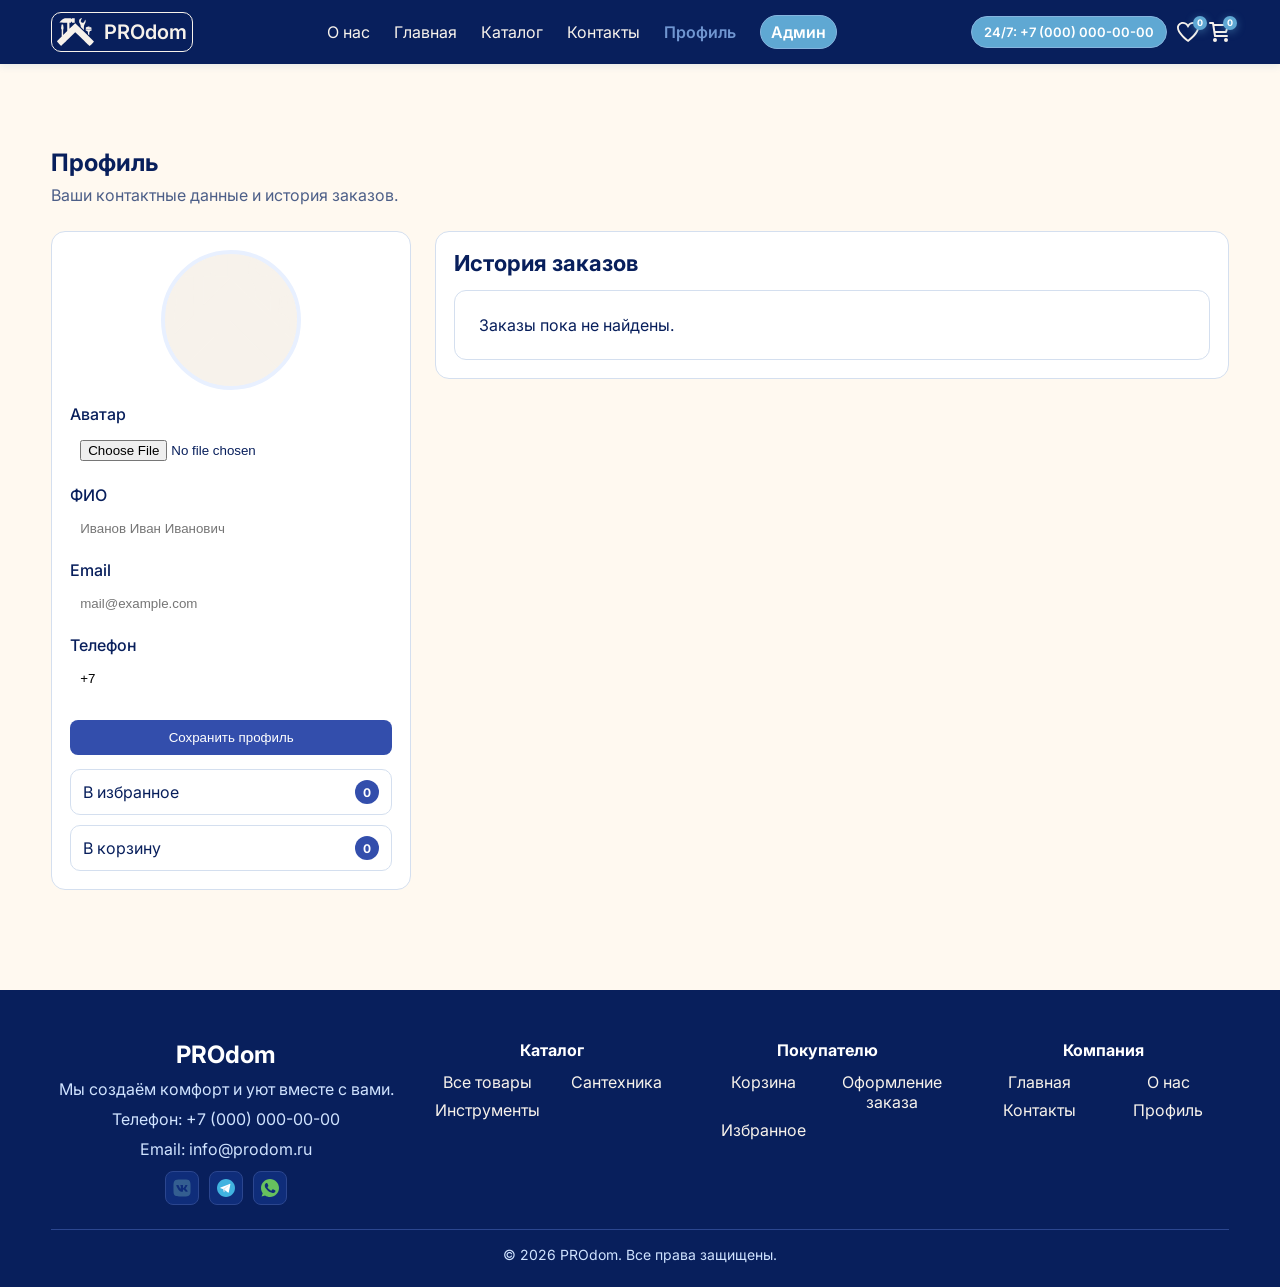
<file: pages/profile.html>
﻿<!DOCTYPE html>
<html lang="ru">
<head>
<meta charset="UTF-8">
<meta name="viewport" content="width=device-width, initial-scale=1.0">
<title>Профиль — PROdom</title>
<link rel="stylesheet" href="./../style.css?v1">
<link href="https://fonts.googleapis.com/css2?family=Inter:wght@300;400;500;600&display=swap" rel="stylesheet">
</head>

<body>

<header class="header">
    <div class="container header-container">

        <a href="./../index.html" class="logo-wrapper">
            <img src="./../images/logo.svg" class="logo-img" alt="PROdom">
            <span class="logo-text">PROdom</span>
        </a>

        <nav class="nav">
            <a href="./about.html">О нас</a>
            <a href="./../index.html">Главная</a>
            <a href="./catalogue.html">Каталог</a>
            <a href="./contacts.html">Контакты</a>
            <a href="./profile.html" class="active">Профиль</a>
            <a href="./../admin/admin.html" class="admin-nav-link">Админ</a>
        </nav>

        <div class="header-actions">
                <a class="support-phone-link" href="tel:+70000000000">24/7: +7 (000) 000-00-00</a>
            <a href="./favourites.html">
                <img src="./../images/like.svg" alt="Избранное">
                <span class="fav-count">0</span>
            </a>
            <a href="./cart.html">
                <img src="./../images/cart.svg" alt="Корзина">
                <span class="cart-count">0</span>
            </a>
        </div>

    </div>
</header>

<main class="container">
    <section class="profile-page">
        <h1 class="section-title cart-title">Профиль</h1>
        <p class="cart-subtitle">Ваши контактные данные и история заказов.</p>

        <div class="profile-layout">
            <aside class="profile-card">
                <div class="profile-avatar-wrap">
                    <img id="profile-avatar" src="./../images/logo.svg" alt="Аватар" class="profile-avatar">
                </div>

                <div class="order-field">
                    <label for="profile-avatar-input">Аватар</label>
                    <input id="profile-avatar-input" type="file" accept="image/*" class="input">
                </div>

                <div class="order-field">
                    <label for="profile-full-name">ФИО</label>
                    <input id="profile-full-name" type="text" class="input" placeholder="Иванов Иван Иванович">
                </div>

                <div class="order-field">
                    <label for="profile-email">Email</label>
                    <input id="profile-email" type="email" class="input" placeholder="mail@example.com">
                </div>

                <div class="order-field">
                    <label for="profile-phone">Телефон</label>
                    <input id="profile-phone" type="tel" class="input" placeholder="+7 (___) ___-__-__">
                </div>

                <button id="profile-save" class="btn-primary order-submit" type="button">Сохранить профиль</button>
                <div class="profile-shortcuts">
                    <a href="./favourites.html" class="profile-shortcut-btn">
                        <span>В избранное</span>
                        <span id="profile-favourites-count" class="profile-shortcut-badge">0</span>
                    </a>
                    <a href="./cart.html" class="profile-shortcut-btn">
                        <span>В корзину</span>
                        <span id="profile-cart-count" class="profile-shortcut-badge">0</span>
                    </a>
                </div>
            </aside>

            <section class="profile-history">
                <h2>История заказов</h2>
                <div id="profile-orders-empty" class="cart-empty" hidden>
                    Заказы пока не найдены.
                </div>
                <div id="profile-orders-list" class="profile-orders-list"></div>
            </section>
        </div>
    </section>
</main>

<footer class="footer">
  <div class="container">
    <div class="footer-layout">
      <div class="footer-brand">
        <h3>PROdom</h3>
        <p class="footer-brand-note">Мы создаём комфорт и уют вместе с вами.</p>
        <p>Телефон: +7 (000) 000-00-00</p>
        <p>Email: info@prodom.ru</p>
        <div class="footer-socials">
          <a href="#" aria-label="VK"><img src="./../images/vk.svg" alt="VK"></a>
          <a href="#" aria-label="Telegram"><img src="./../images/telegram.svg" alt="Telegram"></a>
          <a href="#" aria-label="WhatsApp"><img src="./../images/whatsapp.svg" alt="WhatsApp"></a>
        </div>
      </div>
      <div class="footer-column">
        <h4>Каталог</h4>
        <ul class="footer-links">
          <li><a href="./catalogue.html">Все товары</a></li>
          <li><a href="./catalogue.html?category=%D1%81%D0%B0%D0%BD%D1%82%D0%B5%D1%85%D0%BD%D0%B8%D0%BA%D0%B0">Сантехника</a></li>
          <li><a href="./catalogue.html?category=%D0%B8%D0%BD%D1%81%D1%82%D1%80%D1%83%D0%BC%D0%B5%D0%BD%D1%82%D1%8B">Инструменты</a></li>
        </ul>
      </div>
      <div class="footer-column">
        <h4>Покупателю</h4>
        <ul class="footer-links">
          <li><a href="./cart.html">Корзина</a></li>
          <li><a href="./order.html">Оформление заказа</a></li>
          <li><a href="./favourites.html">Избранное</a></li>
        </ul>
      </div>
      <div class="footer-column">
        <h4>Компания</h4>
        <ul class="footer-links">
          <li><a href="./../index.html">Главная</a></li>
          <li><a href="./about.html">О нас</a></li>
          <li><a href="./contacts.html">Контакты</a></li>
          <li><a href="./profile.html">Профиль</a></li>
        </ul>
      </div>
    </div>
    <div class="footer-bottom footer-copyright">© 2026 PROdom. Все права защищены.</div>
  </div>
</footer>

<script src="./../script.js"></script>
<script>
(function () {
  const PROFILE_KEY = "prodom_profile_v1";
  const ORDERS_KEY = "prodom_orders_v1";

  const avatarNode = document.getElementById("profile-avatar"); 
  const avatarInput = document.getElementById("profile-avatar-input");
  const fullNameInput = document.getElementById("profile-full-name");
  const emailInput = document.getElementById("profile-email");
  const phoneInput = document.getElementById("profile-phone");
  const saveBtn = document.getElementById("profile-save");
  const ordersList = document.getElementById("profile-orders-list");
  const emptyNode = document.getElementById("profile-orders-empty");
  const favouritesCountNode = document.getElementById("profile-favourites-count");
  const cartCountNode = document.getElementById("profile-cart-count");

  let avatarData = "";

  document.addEventListener("DOMContentLoaded", initPage);

  function initPage() {
    const profile = readProfile();
    fullNameInput.value = String(profile.fullName || "");
    emailInput.value = String(profile.email || "");
    phoneInput.value = String(profile.phone || "");
    avatarData = String(profile.avatar || "");
    avatarNode.src = avatarData || "../images/logo.svg";
    phoneInput.value = formatPhoneFromInput(phoneInput.value || "");

    renderOrders();
    updateShortcutCounts();

    avatarInput?.addEventListener("change", onAvatarChange);
    saveBtn?.addEventListener("click", onSaveProfile);
    phoneInput?.addEventListener("input", onPhoneInput);
    window.addEventListener("storage", (event) => {
      if (!event.key || event.key === "cart" || event.key === "favourites") {
        updateShortcutCounts();
      }
    });
    document.addEventListener("cart:updated", updateShortcutCounts);
    document.addEventListener("favourites:updated", updateShortcutCounts);
  }

  async function onAvatarChange() {
    const file = avatarInput.files && avatarInput.files[0];
    if (!file) return;
    try {
      avatarData = await fileToDataUrl(file);
      avatarNode.src = avatarData || "../images/logo.svg";
    } catch {
      avatarData = "";
      avatarNode.src = "./../images/logo.svg";
      alert("Не удалось загрузить аватар.");
    }
  }

  function onSaveProfile() {
    const formattedPhone = formatPhoneFromInput(phoneInput.value || "");
    phoneInput.value = formattedPhone;
    if (formattedPhone.length && formattedPhone.length !== 18) {
      alert("Введите телефон полностью в формате +7 (999) 123 45 56.");
      return;
    }

    const profile = {
      fullName: sanitizePlainText(fullNameInput.value || "", 120),
      email: sanitizePlainText(emailInput.value || "", 120),
      phone: sanitizePhone(formattedPhone || ""),
      avatar: avatarData || ""
    };
    localStorage.setItem(PROFILE_KEY, JSON.stringify(profile));
    renderOrders();
    alert("Профиль сохранен.");
  }

  function renderOrders() {
    const profile = readProfile();
    const orders = readOrders();
    const filtered = filterOrdersByProfile(orders, profile);
    ordersList.innerHTML = "";

    if (!filtered.length) {
      emptyNode.hidden = false;
      return;
    }

    emptyNode.hidden = true;
    const fragment = document.createDocumentFragment();

    filtered.forEach((order) => {
      const item = document.createElement("article");
      item.className = "profile-order-item";

      const items = Array.isArray(order.items) ? order.items : [];
      const lines = items
        .map((entry) => {
          const qty = Math.max(1, Number(entry.quantity) || 1);
          return `${escapeHtml(sanitizePlainText(entry.name || "Товар", 120))} x ${qty}`;
        })
        .join(", ");

      item.innerHTML = `
        <div class="profile-order-top">
          <h3>${escapeHtml(sanitizePlainText(order.id || "Заказ", 60))}</h3>
          <strong>${formatPrice(order.total || 0)}</strong>
        </div>
        <p class="profile-order-meta">Дата: ${formatDate(order.createdAt)}</p>
        <p class="profile-order-meta">Статус: ${escapeHtml(sanitizePlainText(order.status || "Новый", 80))}</p>
        <p class="profile-order-meta">Адрес: ${escapeHtml(sanitizePlainText(order.customer?.address || "—", 220))}</p>
        <p class="profile-order-meta">Состав: ${lines || "Нет данных"}</p>
      `;

      fragment.appendChild(item);
    });

    ordersList.appendChild(fragment);
  }

  function filterOrdersByProfile(orders, profile) {
    const email = normalize(profile.email);
    const phone = normalizePhone(profile.phone);

    if (!email && !phone) return orders;

    return orders.filter((order) => {
      const orderEmail = normalize(order?.customer?.email);
      const orderPhone = normalizePhone(order?.customer?.phone);
      if (email && orderEmail === email) return true;
      if (phone && orderPhone === phone) return true;
      return false;
    });
  }

  function readProfile() {
    try {
      const raw = localStorage.getItem(PROFILE_KEY);
      const parsed = raw ? JSON.parse(raw) : {};
      return parsed && typeof parsed === "object" ? parsed : {};
    } catch {
      return {};
    }
  }

  function readOrders() {
    try {
      const raw = localStorage.getItem(ORDERS_KEY);
      const parsed = raw ? JSON.parse(raw) : [];
      return Array.isArray(parsed) ? parsed : [];
    } catch {
      return [];
    }
  }

  function fileToDataUrl(file) {
    return new Promise((resolve, reject) => {
      const reader = new FileReader();
      reader.onload = () => resolve(String(reader.result || ""));
      reader.onerror = reject;
      reader.readAsDataURL(file);
    });
  }

  function normalize(value) {
    return String(value || "").trim().toLowerCase();
  }

  function normalizePhone(value) {
    return String(value || "").replace(/[^\d+]/g, "");
  }

  function sanitizePhone(value) {
    return formatPhoneFromInput(value || "");
  }

  function onPhoneInput() {
    phoneInput.value = formatPhoneFromInput(phoneInput.value || "");
  }

  function formatPhoneFromInput(value) {
    const digitsRaw = String(value || "").replace(/\D/g, "");
    let digits = digitsRaw;
    if (!digits) return "+7";

    if (digits.startsWith("8")) {
      digits = `7${digits.slice(1)}`;
    }
    if (!digits.startsWith("7")) {
      digits = `7${digits}`;
    }
    digits = digits.slice(0, 11);

    const body = digits.slice(1);
    let out = "+7";
    if (!body.length) return out;
    out += ` (${body.slice(0, 3)}`;
    if (body.length >= 3) out += ")";
    if (body.length > 3) out += ` ${body.slice(3, 6)}`;
    if (body.length > 6) out += ` ${body.slice(6, 8)}`;
    if (body.length > 8) out += ` ${body.slice(8, 10)}`;
    return out;
  }

  function updateShortcutCounts() {
    if (favouritesCountNode) {
      favouritesCountNode.textContent = String(readFavouritesCount());
    }
    if (cartCountNode) {
      cartCountNode.textContent = String(readCartCount());
    }
  }

  function readFavouritesCount() {
    try {
      const raw = localStorage.getItem("favourites");
      const parsed = raw ? JSON.parse(raw) : [];
      return Array.isArray(parsed) ? parsed.length : 0;
    } catch {
      return 0;
    }
  }

  function readCartCount() {
    try {
      const raw = localStorage.getItem("cart");
      const parsed = raw ? JSON.parse(raw) : [];
      if (!Array.isArray(parsed)) return 0;
      return parsed.reduce((sum, item) => sum + Math.max(0, Number(item?.quantity) || 0), 0);
    } catch {
      return 0;
    }
  }

  function sanitizePlainText(value, maxLength) {
    const limit = Math.max(1, Number(maxLength) || 300);
    return String(value || "")
      .replace(/[\u0000-\u001F\u007F]/g, " ")
      .replace(/\s+/g, " ")
      .trim()
      .slice(0, limit);
  }

  function escapeHtml(value) {
    return String(value || "")
      .replace(/&/g, "&amp;")
      .replace(/</g, "&lt;")
      .replace(/>/g, "&gt;")
      .replace(/"/g, "&quot;")
      .replace(/'/g, "&#039;");
  }

  function formatPrice(value) {
    return `${new Intl.NumberFormat("ru-RU").format(Math.round(Number(value) || 0))} ₽`;
  }

  function formatDate(value) {
    const date = new Date(value);
    if (Number.isNaN(date.getTime())) return "—";
    return new Intl.DateTimeFormat("ru-RU", {
      day: "2-digit",
      month: "2-digit",
      year: "numeric",
      hour: "2-digit",
      minute: "2-digit"
    }).format(date);
  }
})();
</script>
</body>
</html>
</file>
<file: style.css>
*,
*::before,
*::after {
box-sizing: border-box;
}

body {
font-family: 'Inter', sans-serif;
background: #FFF9F0;
color: #081F5C;
margin: 0;
padding-top: 78px;
min-height: 100vh;
display: flex;
flex-direction: column;
overflow-x: hidden;
}

.container {
width: min(1200px, 92vw);
margin: 0 auto;
}

main {
flex: 1 0 auto;
}

a{
    text-decoration: none;
}

img {
max-width: 100%;
height: auto;
}
/* HEADER */

.header {
background: #081F5C;
padding: 12px 0;
position: fixed;
top: 0;
left: 0;
right: 0;
width: 100%;
z-index: 1000;

}

.header-container {
display: flex;
justify-content: space-between;
align-items: center;
gap: 14px;
}
.header-actions{
    display: flex;
    align-items: center;
    gap: 10px;
    min-width: 0;
}

.support-phone-link {
  display: inline-flex;
  align-items: center;
  justify-content: center;
  padding: 7px 12px;
  border: 1px solid #86b4de;
  border-radius: 999px;
  background: #5fa8d3;
  color: #fff;
  font-size: 13px;
  font-weight: 600;
  white-space: nowrap;
}

.header-actions>a>img{
    height: 20px;
}

.header-actions > a {
  position: relative;
  display: inline-flex;
  align-items: center;
  justify-content: center;
}

.fav-count,
.cart-count {
  position: absolute;
  top: -6px;
  right: -8px;
  min-width: 14px;
  height: 14px;
  padding: 0 3px;
  border-radius: 999px;
  background: #5fa8d3;
  color: #ffffff;
  font-size: 9px;
  font-weight: 700;
  line-height: 14px;
  text-align: center;
  box-shadow: 0 2px 8px rgba(95, 168, 211, 0.45);
}
.logo-wrapper {
display: flex;
align-items: center;
text-decoration: none;
border: 1px solid #F7F2EB;
border-radius: 10px;
padding: 5px;
}

.logo-img {
height: 28px;
margin-right: 10px;

}

.logo-text {
font-size: 20px;
font-weight: 600;
color: #F7F2EB;
}

.nav a {
margin: 0 12px;
text-decoration: none;
color: #F7F2EB;
}

.nav {
display: flex;
align-items: center;
flex-wrap: wrap;
}

.nav .admin-nav-link {
  border: 1px solid #86b4de;
  background: #5fa8d3;
  color: #fff;
  padding: 6px 10px;
  border-radius: 999px;
  font-weight: 600;
}

.nav a.active {
color: #7096D1;
font-weight: 600;
}

.menu-toggle,
.menu-overlay,
.mobile-drawer {
display: none;
}

/* HERO */

.hero {
padding: 80px 0;
}

.hero-container {
display: flex;
justify-content: space-between;
align-items: center;
}

.hero-text h1 {
font-size: 42px;
margin-bottom: 20px;
}

.hero-text p {
    margin-bottom: 30px;
}

.hero-image-wrapper {
width: 380px;
height: 380px;
border-radius: 50%;
border: 8px solid #BAD6EB;
box-shadow: 0 0 40px rgba(186,214,235,0.7);
overflow: hidden;
}

.hero-image {
width: 100%;
height: 100%;
object-fit: cover;
}

/* BUTTON */

.btn-primary {
background: #334EAC;
color: white;
padding: 10px 18px;
border-radius: 8px;
border: none;
cursor: pointer;
}

/* CATEGORIES */

.catalog {
margin: 100px 0;
text-align: center;
}

.catalog-grid {
display: grid;
grid-template-columns: repeat(5, 1fr);
gap: 25px;
margin-top: 40px;
}

.category-card {
display: flex;
justify-content: center;
flex-direction: column;
align-items: center;
background: #F7F2EB;
border: 1px solid #081F5C;
padding: 40px 20px;
border-radius: 16px;
transition: 0.3s;
cursor: pointer;
}

.category-card img {
width: 50px;
margin-bottom: 15px;
}

.category-card:hover {
background: #D0E3FF;
transform: translateY(-5px);
}

/* PRODUCTS */

.products-grid {
display: grid;
grid-template-columns: repeat(4, 1fr);
gap: 25px;
margin-top: 40px;
}

.product-card {
background: white;
padding: 20px;
border-radius: 16px;
box-shadow: 0 6px 20px rgba(0,0,0,0.05);
text-align: center;
transition: 0.3s;
}

.product-card img {
width: 80%;
height: 180px;
object-fit: contain;
border-radius: 12px;
margin-bottom: 15px;
}

.product-card>h5{
    font-weight: normal;
}

.product-category {
  margin: 8px auto 10px;
  display: inline-flex;
  align-items: center;
  justify-content: center;
  padding: 4px 10px;
  border-radius: 999px;
  border: 1px solid #b8cef4;
  background: #eef4ff;
  color: #102a6b;
  font-size: 13px;
  font-weight: 600;
}

.product-card:hover {
transform: translateY(-6px);
}

.price {
font-weight: 600;
margin: 10px 0;
}

.product-card-actions {
  display: flex;
  justify-content: center;
  align-items: center;
  gap: 10px;
  margin-top: 14px;
}

.fav-btn {
  width: 38px;
  height: 38px;
  border-radius: 50%;
  border: 1px solid #d4dfef;
  background: #ffffff;
  color: #334eac;
  font-size: 18px;
  cursor: pointer;
  transition: transform 0.15s ease, background 0.15s ease, color 0.15s ease;
}

.fav-btn:hover {
  transform: scale(1.05);
  background: #e8f0ff;
}

.fav-btn.is-active {
  background: #334eac;
  color: #ffffff;
  border-color: #334eac;
}

.product-card-qty {
  display: inline-flex;
  align-items: center;
  gap: 10px;
  background: linear-gradient(135deg, #e8f0ff, #d6e6ff);
  border: 1px solid #b8cef4;
  border-radius: 999px;
  padding: 4px;
}

.card-qty-btn {
  width: 30px;
  height: 30px;
  border: none;
  border-radius: 50%;
  background: #334eac;
  color: #ffffff;
  font-size: 18px;
  line-height: 1;
  cursor: pointer;
  transition: transform 0.15s ease, background 0.15s ease;
}

.card-qty-btn:hover {
  background: #2a4191;
  transform: scale(1.05);
}

.card-qty-value {
  min-width: 32px;
  text-align: center;
  font-size: 16px;
  font-weight: 600;
  color: #102a6b;
}

.cart-item-line .product-card-actions {
  margin-top: 0;
}

/* CATALOG PAGINATION */
.catalog-controls {
  display: flex;
  justify-content: space-between;
  align-items: center;
  gap: 12px;
  margin-top: 24px;
  flex-wrap: wrap;
}

.catalog-page-size {
  display: flex;
  align-items: center;
  gap: 10px;
}

.pagination {
  display: flex;
  gap: 8px;
  flex-wrap: wrap;
}

.pagination-btn {
  border: 1px solid #d4dfef;
  background: #ffffff;
  color: #081f5c;
  padding: 8px 12px;
  border-radius: 8px;
  cursor: pointer;
}

.pagination-btn:hover {
  background: #e8f0ff;
}

.pagination-btn.is-active {
  background: #334eac;
  color: #ffffff;
  border-color: #334eac;
}

.pagination-btn:disabled {
  opacity: 0.5;
  cursor: not-allowed;
}

.catalog-category-buttons {
  display: flex;
  flex-wrap: wrap;
  gap: 8px;
}

.catalog-category-btn {
  border: 1px solid #d4dfef;
  background: #ffffff;
  color: #081f5c;
  border-radius: 999px;
  padding: 8px 12px;
  cursor: pointer;
}

.catalog-category-btn:hover {
  background: #e8f0ff;
}

.catalog-category-btn.is-active {
  background: #334eac;
  border-color: #334eac;
  color: #fff;
}

/* FOOTER */

.input{
    outline: none;
    border: none;
    padding: 10px;
    border-radius: 5px;
}

.footer {
background: #081F5C;
color: white;
padding: 50px 0 24px;
margin-top: 60px;
text-align: center;
}

.footer-layout {
  display: grid;
  grid-template-columns: 1.4fr 1fr 1fr 1fr;
  gap: 26px;
}

.footer-brand h3 {
  margin: 0 0 10px;
  font-size: 24px;
}

.footer-brand p {
  margin: 0 0 10px;
  color: #d0e3ff;
}

.footer-column h4 {
  margin: 0 0 12px;
  font-size: 16px;
}

.footer-links {
  list-style: none;
  margin: 0;
  padding: 0;
  display: grid;
  grid-template-columns: repeat(2, minmax(0, 1fr));
  gap: 8px;
  justify-items: center;
}

.footer-links a {
  color: #f7f2eb;
}

.footer-links a:hover {
  color: #bad6eb;
}

.footer-socials {
  display: flex;
  align-items: center;
  justify-content: center;
  gap: 10px;
  margin-top: 12px;
}

.footer-socials a {
  width: 34px;
  height: 34px;
  border-radius: 8px;
  background: #0f2d7a;
  display: inline-flex;
  align-items: center;
  justify-content: center;
  border: 1px solid #2b468f;
}

.footer-socials img {
  width: 18px;
  height: 18px;
}

.footer-bottom {
  border-top: 1px solid #2b468f;
  margin-top: 24px;
  padding-top: 16px;
  color: #d0e3ff;
  font-size: 14px;
}
/* CART PAGE */

.cart-page {
  margin: 70px 0 40px;
}

.cart-title {
  margin-bottom: 8px;
  text-align: left;
}

.cart-subtitle {
  margin: 0 0 26px;
  color: #4d5f88;
}

.cart-empty {
  background: #ffffff;
  border: 1px solid #d4dfef;
  border-radius: 12px;
  padding: 24px;
}

.cart-list {
  display: grid;
  gap: 16px;
}

.cart-item {
  display: grid;
  grid-template-columns: 140px 1fr;
  gap: 20px;
  align-items: center;
  background: #ffffff;
  border: 1px solid #d4dfef;
  border-radius: 14px;
  padding: 14px;
}

.cart-item-image {
  width: 140px;
  height: 110px;
  object-fit: contain;
  background: #f7f2eb;
  border-radius: 10px;
}

.cart-item-name {
  margin: 0 0 8px;
  font-size: 20px;
}

.cart-item-line {
  display: flex;
  align-items: center;
  gap: 16px;
  flex-wrap: wrap;
}

.cart-item-unit-price,
.cart-item-total {
  margin: 0;
}

.cart-item-total {
  font-weight: 600;
}

.cart-item-qty {
  display: inline-flex;
  align-items: center;
  gap: 10px;
  background: linear-gradient(135deg, #e8f0ff, #d6e6ff);
  border: 1px solid #b8cef4;
  border-radius: 999px;
  padding: 4px;
}

.cart-qty-btn {
  width: 30px;
  height: 30px;
  border: none;
  border-radius: 50%;
  background: #334eac;
  color: #ffffff;
  font-size: 18px;
  line-height: 1;
  cursor: pointer;
  transition: transform 0.15s ease, background 0.15s ease;
}

.cart-qty-btn:hover {
  background: #2a4191;
  transform: scale(1.05);
}

.cart-qty-value {
  min-width: 32px;
  text-align: center;
  font-size: 16px;
  font-weight: 600;
  color: #102a6b;
}

.cart-remove-btn {
  border: 1px solid #d4dfef;
  background: #fff;
  color: #7f1d1d;
  border-radius: 8px;
  padding: 7px 12px;
  cursor: pointer;
}

.cart-remove-btn:hover {
  background: #fee2e2;
  border-color: #fca5a5;
}

.cart-summary {
  margin-top: 18px;
  display: flex;
  justify-content: space-between;
  align-items: center;
  gap: 16px;
  background: #fff;
  border: 1px solid #d4dfef;
  border-radius: 12px;
  padding: 14px 16px;
}

.cart-summary-total {
  display: flex;
  align-items: baseline;
  gap: 8px;
  font-size: 24px;
}

.cart-checkout-btn {
  padding: 12px 20px;
  font-weight: 600;
}

/* ORDER PAGE */
.order-page {
  margin: 70px 0 40px;
}

.order-layout {
  display: grid;
  grid-template-columns: 360px 1fr;
  gap: 24px;
  align-items: start;
}

.order-sidebar,
.order-summary {
  background: #ffffff;
  border: 1px solid #d4dfef;
  border-radius: 14px;
  padding: 18px;
}

.order-sidebar h2,
.order-summary h2 {
  margin: 0 0 14px;
  font-size: 22px;
}

.order-field {
  display: flex;
  flex-direction: column;
  gap: 6px;
  margin-bottom: 14px;
}

.order-field label {
  font-weight: 500;
}

.order-field .input,
.order-field select {
  width: 100%;
}

.order-group {
  display: grid;
  gap: 10px;
  margin-bottom: 16px;
}

.order-group-title {
  margin: 8px 0 6px;
  font-weight: 600;
}

.order-radio {
  display: flex;
  align-items: center;
  gap: 8px;
}

.order-summary-total {
  margin-top: 16px;
  display: flex;
  justify-content: space-between;
  align-items: center;
  font-size: 20px;
  font-weight: 600;
}

.order-submit {
  width: 100%;
  margin-top: 10px;
}

.order-submit:disabled {
  opacity: 0.6;
  cursor: not-allowed;
}

.cart-checkout-btn[aria-disabled="true"] {
  pointer-events: none;
  opacity: 0.6;
  cursor: not-allowed;
}

.required-star {
  color: #c62828;
}

.empty-catalogue-link {
  display: inline-flex;
  align-items: center;
  justify-content: center;
  margin-top: 14px;
  text-decoration: none;
}

/* PROFILE PAGE */
.profile-page {
  margin: 70px 0 40px;
}

.profile-layout {
  display: grid;
  grid-template-columns: 360px 1fr;
  gap: 24px;
  align-items: start;
}

.profile-card,
.profile-history {
  background: #ffffff;
  border: 1px solid #d4dfef;
  border-radius: 14px;
  padding: 18px;
}

.profile-avatar-wrap {
  width: 100%;
  display: flex;
  justify-content: center;
  margin-bottom: 14px;
}

.profile-avatar {
  width: 140px;
  height: 140px;
  border-radius: 50%;
  object-fit: cover;
  border: 4px solid #e8f0ff;
  background: #f7f2eb;
}

.profile-history h2 {
  margin: 0 0 14px;
  font-size: 22px;
}

.profile-orders-list {
  display: grid;
  gap: 12px;
}

.profile-order-item {
  border: 1px solid #d4dfef;
  border-radius: 12px;
  padding: 12px;
  background: #fff;
}

.profile-order-top {
  display: flex;
  justify-content: space-between;
  align-items: center;
  gap: 12px;
  margin-bottom: 6px;
}

.profile-order-top h3 {
  margin: 0;
  font-size: 18px;
}

.profile-order-meta {
  margin: 4px 0 0;
  color: #4d5f88;
}

.profile-shortcuts {
  margin-top: 14px;
  display: grid;
  gap: 10px;
}

.profile-shortcut-btn {
  display: flex;
  align-items: center;
  justify-content: space-between;
  gap: 10px;
  border: 1px solid #d4dfef;
  background: #fff;
  border-radius: 10px;
  padding: 10px 12px;
  color: #081f5c;
  text-decoration: none;
}

.profile-shortcut-badge {
  min-width: 24px;
  height: 24px;
  border-radius: 999px;
  background: #334eac;
  color: #fff;
  display: inline-flex;
  align-items: center;
  justify-content: center;
  font-size: 12px;
  font-weight: 700;
}

.mobile-drawer {
position: fixed;
top: 0;
right: 0;
width: min(360px, 86vw);
height: 100vh;
background: #f7f2eb;
border-left: 1px solid #d4dfef;
padding: 18px;
z-index: 1200;
transform: translateX(100%);
transition: transform 0.25s ease;
overflow-y: auto;
display: flex;
flex-direction: column;
}

.menu-overlay {
position: fixed;
inset: 0;
border: none;
background: rgba(8, 31, 92, 0.45);
opacity: 0;
pointer-events: none;
z-index: 1150;
transition: opacity 0.25s ease;
}

.menu-close {
width: 36px;
height: 36px;
margin-left: auto;
margin-bottom: 12px;
padding: 0;
border-radius: 50%;
border: 1px solid #d4dfef;
background: #fff;
color: #081f5c;
font-size: 24px;
line-height: 1;
cursor: pointer;
}

.mobile-drawer-nav {
display: grid;
gap: 8px;
margin-bottom: 10px;
}

.mobile-drawer-bottom {
margin-top: auto;
padding-top: 14px;
border-top: 1px solid #d4dfef;
display: grid;
gap: 10px;
}

.mobile-drawer-nav a {
margin: 0;
padding: 10px 12px;
border-radius: 10px;
border: 1px solid #d4dfef;
background: #fff;
color: #081f5c;
display: flex;
width: 100%;
}

.mobile-drawer-nav .admin-nav-link {
background: #334eac;
border-color: #334eac;
color: #fff;
}

.mobile-drawer-nav a.active {
background: #e8f0ff;
border-color: #b8cef4;
color: #102a6b;
}

.mobile-drawer-quick {
display: grid;
grid-template-columns: repeat(3, minmax(0, 1fr));
gap: 8px;
}

.mobile-quick-link {
min-height: 42px;
border: 1px solid #d4dfef;
background: #fff;
border-radius: 10px;
display: inline-flex;
align-items: center;
justify-content: center;
position: relative;
color: #081f5c;
font-weight: 600;
padding: 8px;
}

.mobile-quick-link img {
height: 20px;
filter: brightness(0) saturate(100%);
}

.mobile-quick-link .fav-count,
.mobile-quick-link .cart-count {
top: 4px;
right: 4px;
}

.mobile-quick-profile {
font-size: 14px;
}

.mobile-drawer-support {
display: block;
}

.mobile-support-link {
display: inline-flex;
width: 100%;
justify-content: center;
}

body.menu-open .mobile-drawer {
transform: translateX(0);
}

body.menu-open .menu-overlay {
opacity: 1;
pointer-events: auto;
}

body.menu-open {
overflow: hidden;
}

@media (max-width: 1200px) {
  .hero-text h1 {
    font-size: 36px;
  }

  .catalog-grid {
    grid-template-columns: repeat(3, minmax(0, 1fr));
  }

  .products-grid {
    grid-template-columns: repeat(3, minmax(0, 1fr));
  }
}

@media (max-width: 1024px) {
  body {
    padding-top: 74px;
  }

  .menu-toggle,
  .menu-overlay,
  .mobile-drawer {
    display: block;
  }

  .mobile-drawer {
    display: flex;
  }

  .header {
    padding: 10px 0;
  }

  .header-container {
    display: grid;
    grid-template-columns: 1fr auto;
    align-items: center;
  }

  .nav,
  .header-actions {
    display: none;
  }

  .menu-toggle {
    width: 42px;
    height: 42px;
    border: 1px solid #86b4de;
    border-radius: 10px;
    background: #5fa8d3;
    display: grid;
    align-items: center;
    justify-items: center;
    gap: 4px;
    padding: 8px;
    cursor: pointer;
    justify-self: end;
    margin-left: auto;
  }

  .menu-toggle span {
    width: 20px;
    height: 2px;
    border-radius: 999px;
    background: #fff;
    display: block;
  }

  .logo-img {
    height: 24px;
    margin-right: 8px;
  }

  .logo-text {
    font-size: 18px;
  }

  .hero {
    padding: 52px 0;
  }

  .hero-container {
    gap: 26px;
    flex-direction: column;
    text-align: center;
  }

  .hero-image-wrapper {
    width: min(70vw, 320px);
    height: min(70vw, 320px);
  }

  .catalog {
    margin: 70px 0;
  }

  .catalog-grid {
    grid-template-columns: repeat(2, minmax(0, 1fr));
    gap: 16px;
  }

  .products-grid {
    grid-template-columns: repeat(2, minmax(0, 1fr));
    gap: 16px;
  }

  .footer-layout {
    grid-template-columns: 1fr 1fr;
  }

  .cart-item {
    grid-template-columns: 1fr;
    gap: 14px;
  }

  .cart-item-image {
    width: 100%;
    height: min(220px, 56vw);
  }

  .cart-summary {
    flex-direction: column;
    align-items: stretch;
  }

  .order-layout,
  .profile-layout {
    grid-template-columns: 1fr;
  }
}

@media (max-width: 768px) {
  .hero-text h1 {
    font-size: 30px;
  }

  .hero-text p {
    font-size: 16px;
  }

  .catalog-grid,
  .products-grid {
    grid-template-columns: 1fr;
  }

  .category-card,
  .product-card {
    padding: 16px;
  }

  .product-card img {
    width: min(100%, 220px);
    height: 170px;
  }

  .catalog-controls {
    align-items: stretch;
  }

  .catalog-page-size,
  .pagination {
    width: 100%;
  }

  .footer-layout {
    grid-template-columns: 1fr;
  }

  .profile-order-top {
    flex-direction: column;
    align-items: flex-start;
  }
}

@media (max-width: 560px) {
  body {
    padding-top: 72px;
  }

  .container {
    width: min(94vw, 1200px);
  }

  .logo-wrapper {
    padding: 4px;
  }

  .logo-text {
    font-size: 16px;
  }

  .btn-primary {
    width: 100%;
    text-align: center;
  }

  .cart-item-line,
  .product-card-actions {
    gap: 10px;
  }

  .cart-checkout-btn {
    width: 100%;
  }
}
</file>
<file: styles/about.css>
/* ABOUT PAGE */

.about-hero {
    text-align: center;
    padding: 80px 0 40px;
}

.about-lead {
    max-width: 800px;
    margin: 20px auto 0;
    font-size: 18px;
    line-height: 1.6;
}

.about-description {
    text-align: center;
    margin-bottom: 80px;
}

.about-text {
    max-width: 900px;
    margin: 0 auto;
    font-size: 17px;
    line-height: 1.6;
}

.about-advantages {
    margin-bottom: 100px;
}

.advantages-grid {
    display: grid;
    grid-template-columns: repeat(3, 1fr);
    gap: 30px;
    margin-top: 50px;
}

.adv-card {
    background: #F7F2EB;
    border: 1px solid #081F5C;
    padding: 30px;
    border-radius: 16px;
    transition: 0.3s;
}

.adv-card:hover {
    background: #D0E3FF;
    transform: translateY(-6px);
}

.adv-card h3 {
    margin-bottom: 15px;
}

.about-history {
    text-align: center;
    margin-bottom: 100px;
}

.history-content {
    max-width: 900px;
    margin: 40px auto 0;
    line-height: 1.7;
    font-size: 17px;
}

.about-highlight {
    margin-top: 30px;
    padding: 25px;
    background: #BAD6EB;
    border-radius: 14px;
    font-weight: 500;
}

@media (max-width: 1024px) {
    .about-hero {
        padding: 56px 0 30px;
    }

    .advantages-grid {
        grid-template-columns: repeat(2, minmax(0, 1fr));
        gap: 18px;
        margin-top: 30px;
    }

    .about-advantages,
    .about-history {
        margin-bottom: 70px;
    }
}

@media (max-width: 768px) {
    .about-lead,
    .about-text,
    .history-content {
        font-size: 16px;
    }

    .advantages-grid {
        grid-template-columns: 1fr;
    }

    .adv-card,
    .about-highlight {
        padding: 18px;
    }
}
</file>
<file: styles/contacts.css>
/* CONTACTS PAGE */

.contacts-hero {
    text-align: center;
    padding: 80px 0 40px;
}

.contacts-lead {
    max-width: 800px;
    margin: 20px auto 0;
    font-size: 18px;
    line-height: 1.6;
}

.contacts-grid {
    display: grid;
    grid-template-columns: repeat(3, 1fr);
    gap: 30px;
    margin-bottom: 100px;
}

.contact-card {
    background: #F7F2EB;
    border: 1px solid #081F5C;
    padding: 30px;
    border-radius: 16px;
    transition: 0.3s;
}

.contact-card:hover {
    background: #D0E3FF;
    transform: translateY(-6px);
}

.contact-form-section {
    max-width: 900px;
    margin: 0 auto 100px;
    text-align: center;
}

.form-description {
    margin: 20px 0;
}

.form-list {
    text-align: left;
    max-width: 700px;
    margin: 0 auto 40px;
    line-height: 1.6;
}

.contact-form {
    display: flex;
    flex-direction: column;
    gap: 20px;
}

.form-row {
    display: flex;
    gap: 20px;
}

.textarea {
    min-height: 120px;
    resize: none;
}

.response-time {
    margin-top: 25px;
    font-weight: 500;
}

.contacts-social {
    text-align: center;
    margin-bottom: 100px;
}

.social-cards {
    display: flex;
    justify-content: center;
    gap: 30px;
    margin: 40px 0;
}

.social-card {
    background: #BAD6EB;
    padding: 25px 40px;
    border-radius: 14px;
    transition: 0.3s;
}

.social-card:hover {
    transform: translateY(-5px);
}

@media (max-width: 1024px) {
    .contacts-hero {
        padding: 56px 0 30px;
    }

    .contacts-grid {
        grid-template-columns: repeat(2, minmax(0, 1fr));
        gap: 18px;
        margin-bottom: 70px;
    }

    .contact-form-section,
    .contacts-social {
        margin-bottom: 70px;
    }
}

@media (max-width: 768px) {
    .contacts-lead {
        font-size: 16px;
    }

    .contacts-grid {
        grid-template-columns: 1fr;
    }

    .contact-card {
        padding: 18px;
    }

    .form-row {
        flex-direction: column;
        gap: 12px;
    }

    .social-cards {
        flex-direction: column;
        margin: 24px 0;
        gap: 12px;
    }

    .social-card {
        padding: 18px;
    }
}
</file>
